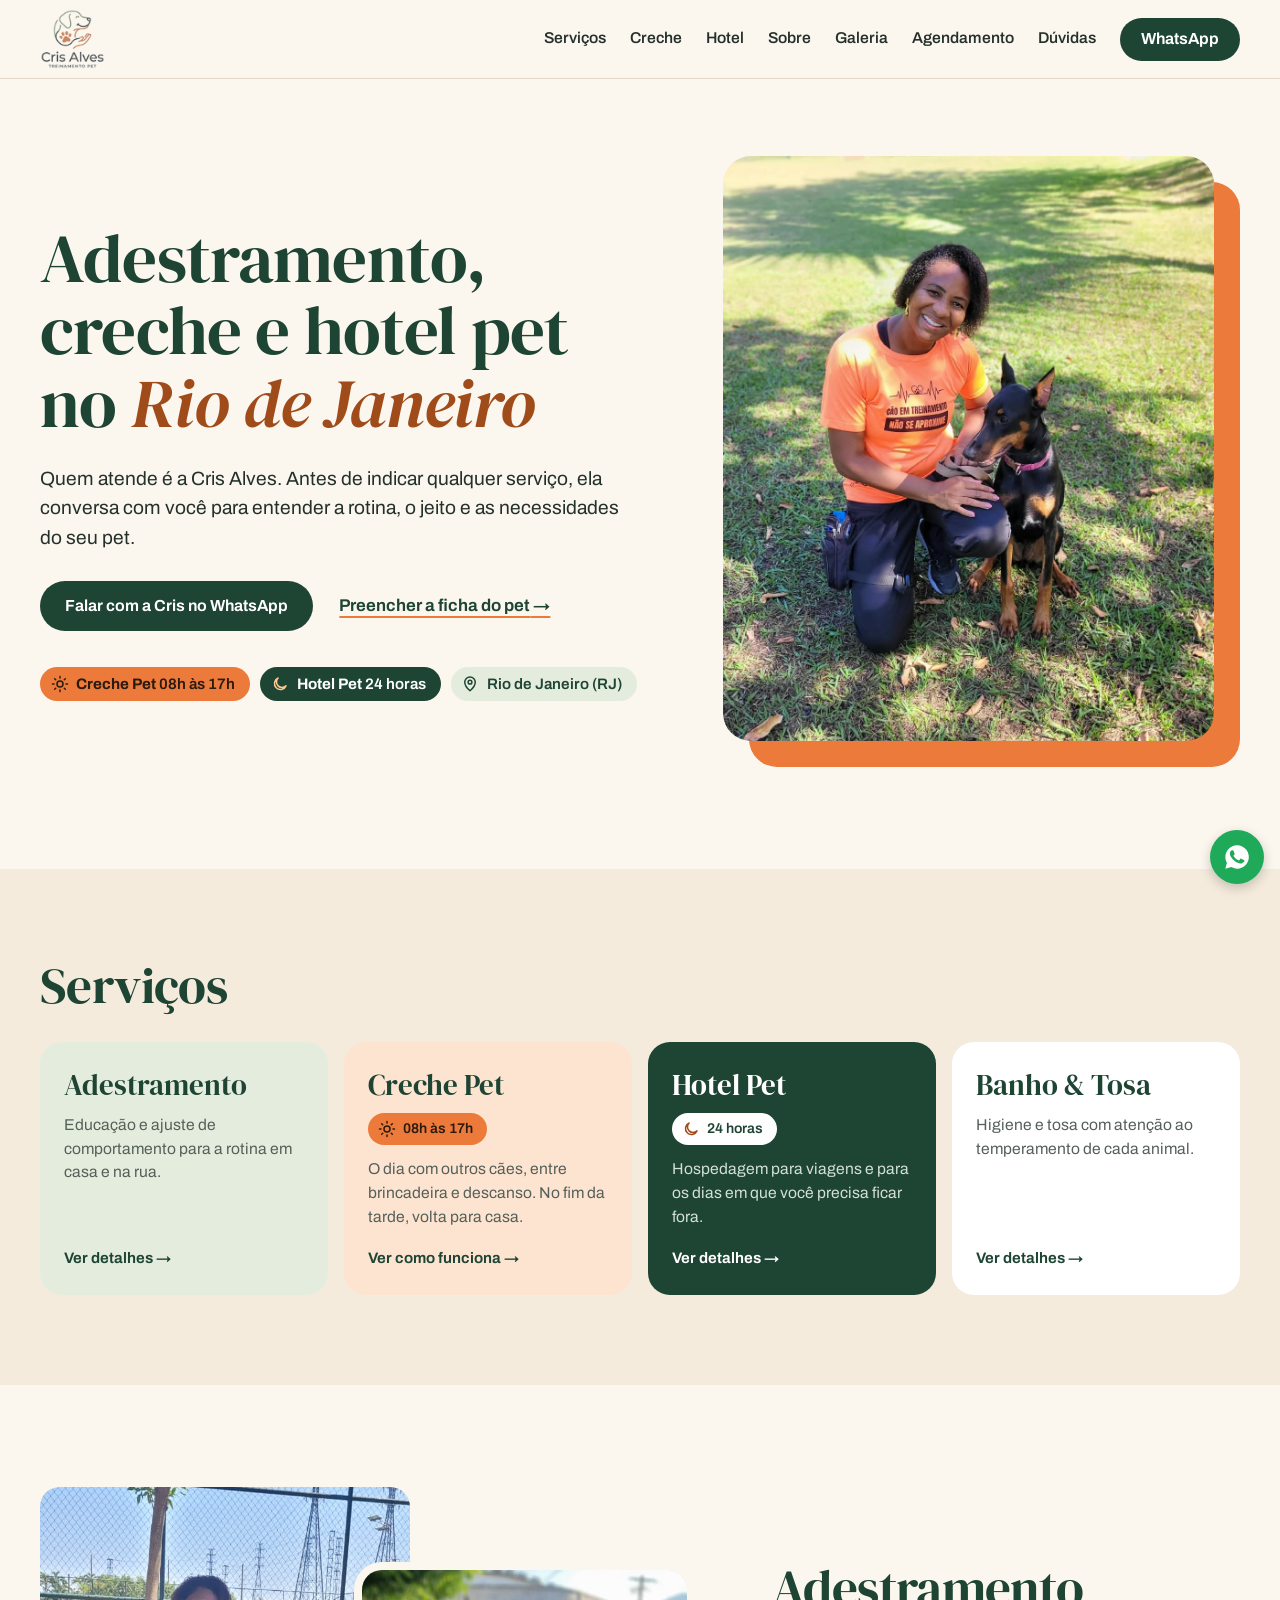
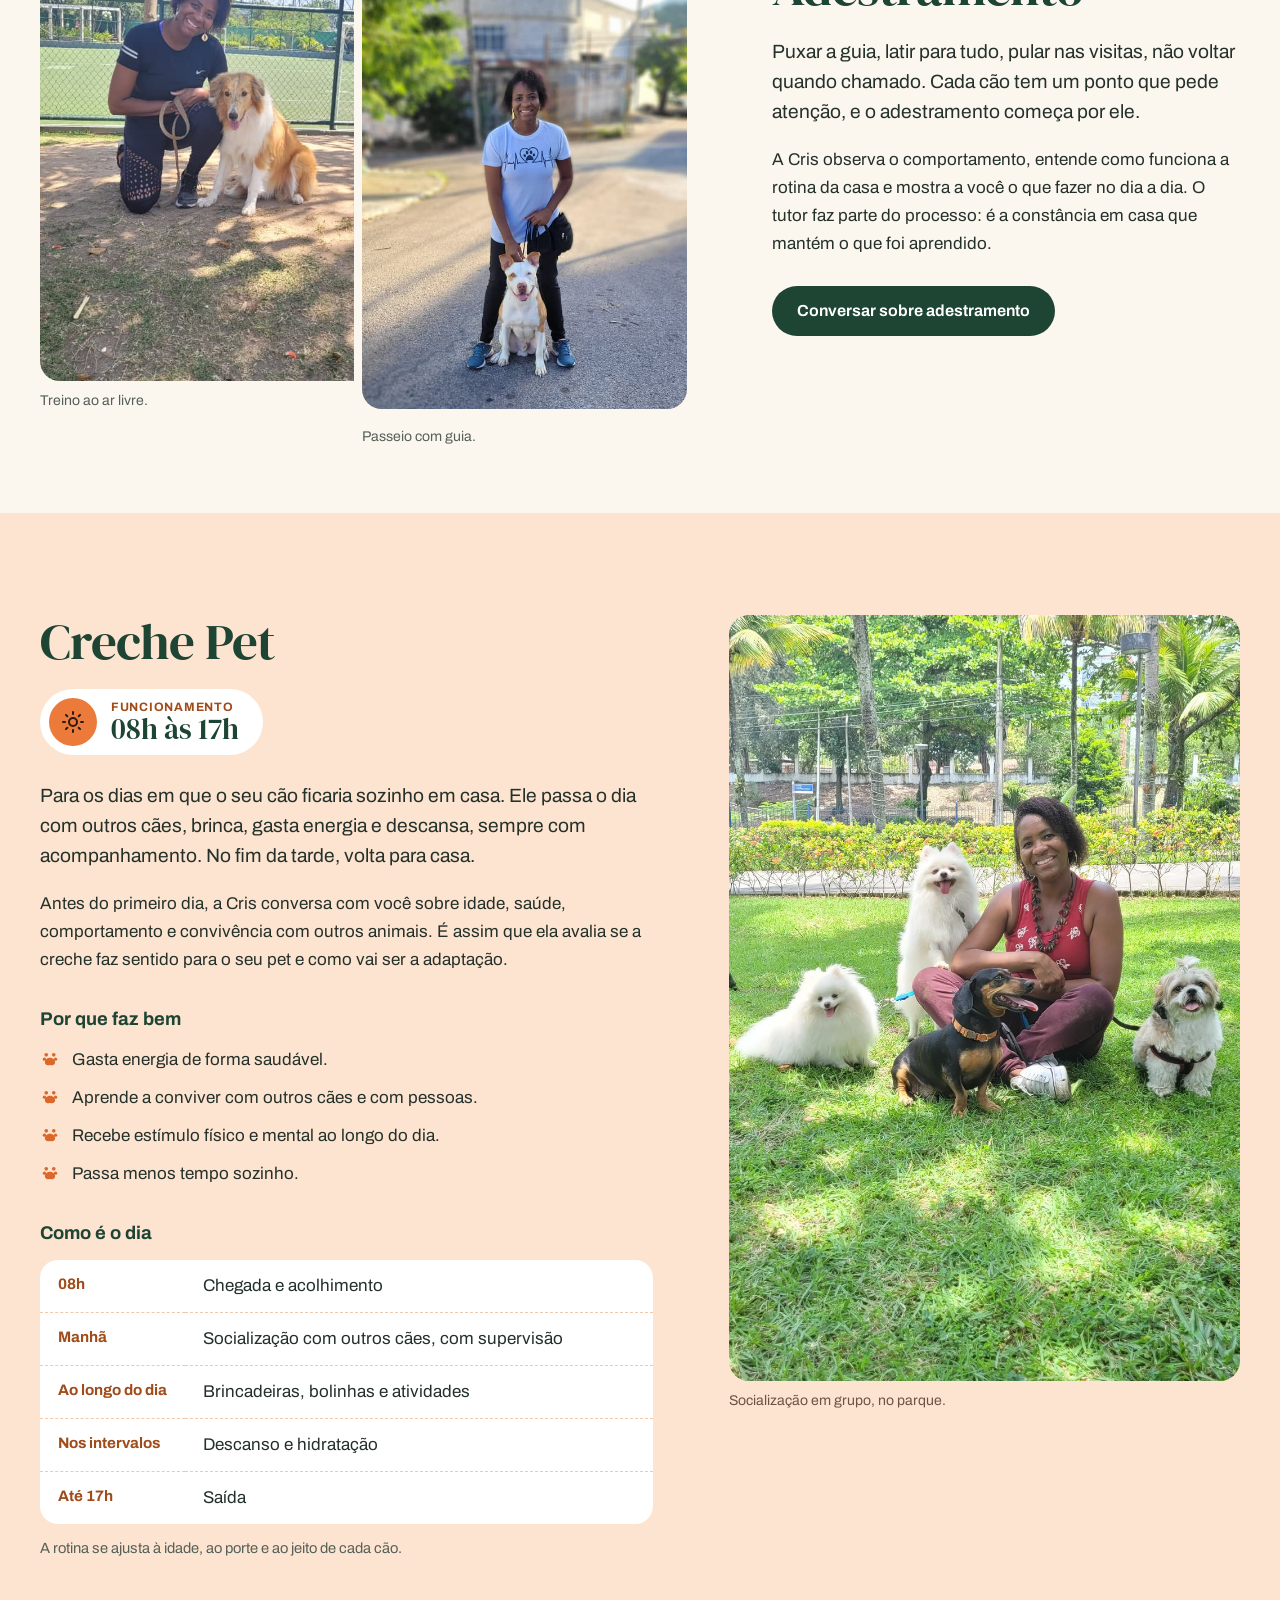
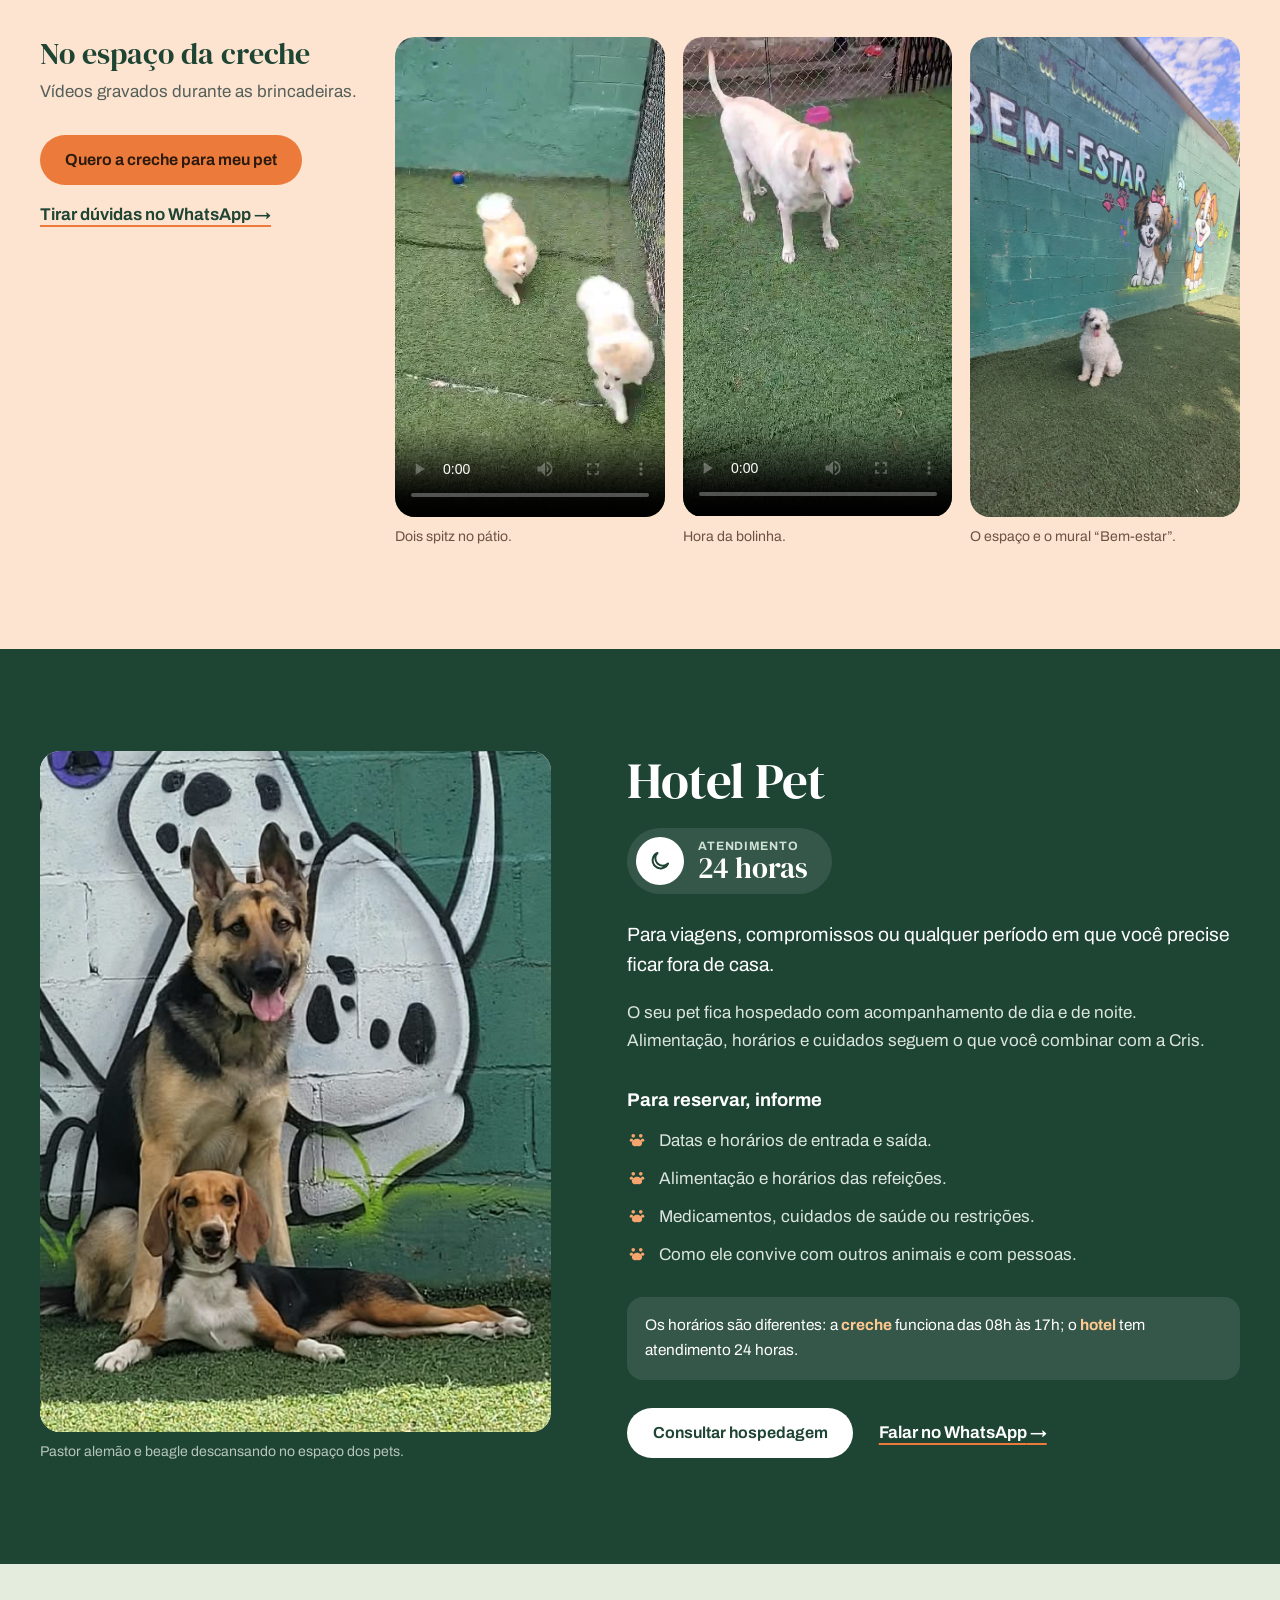
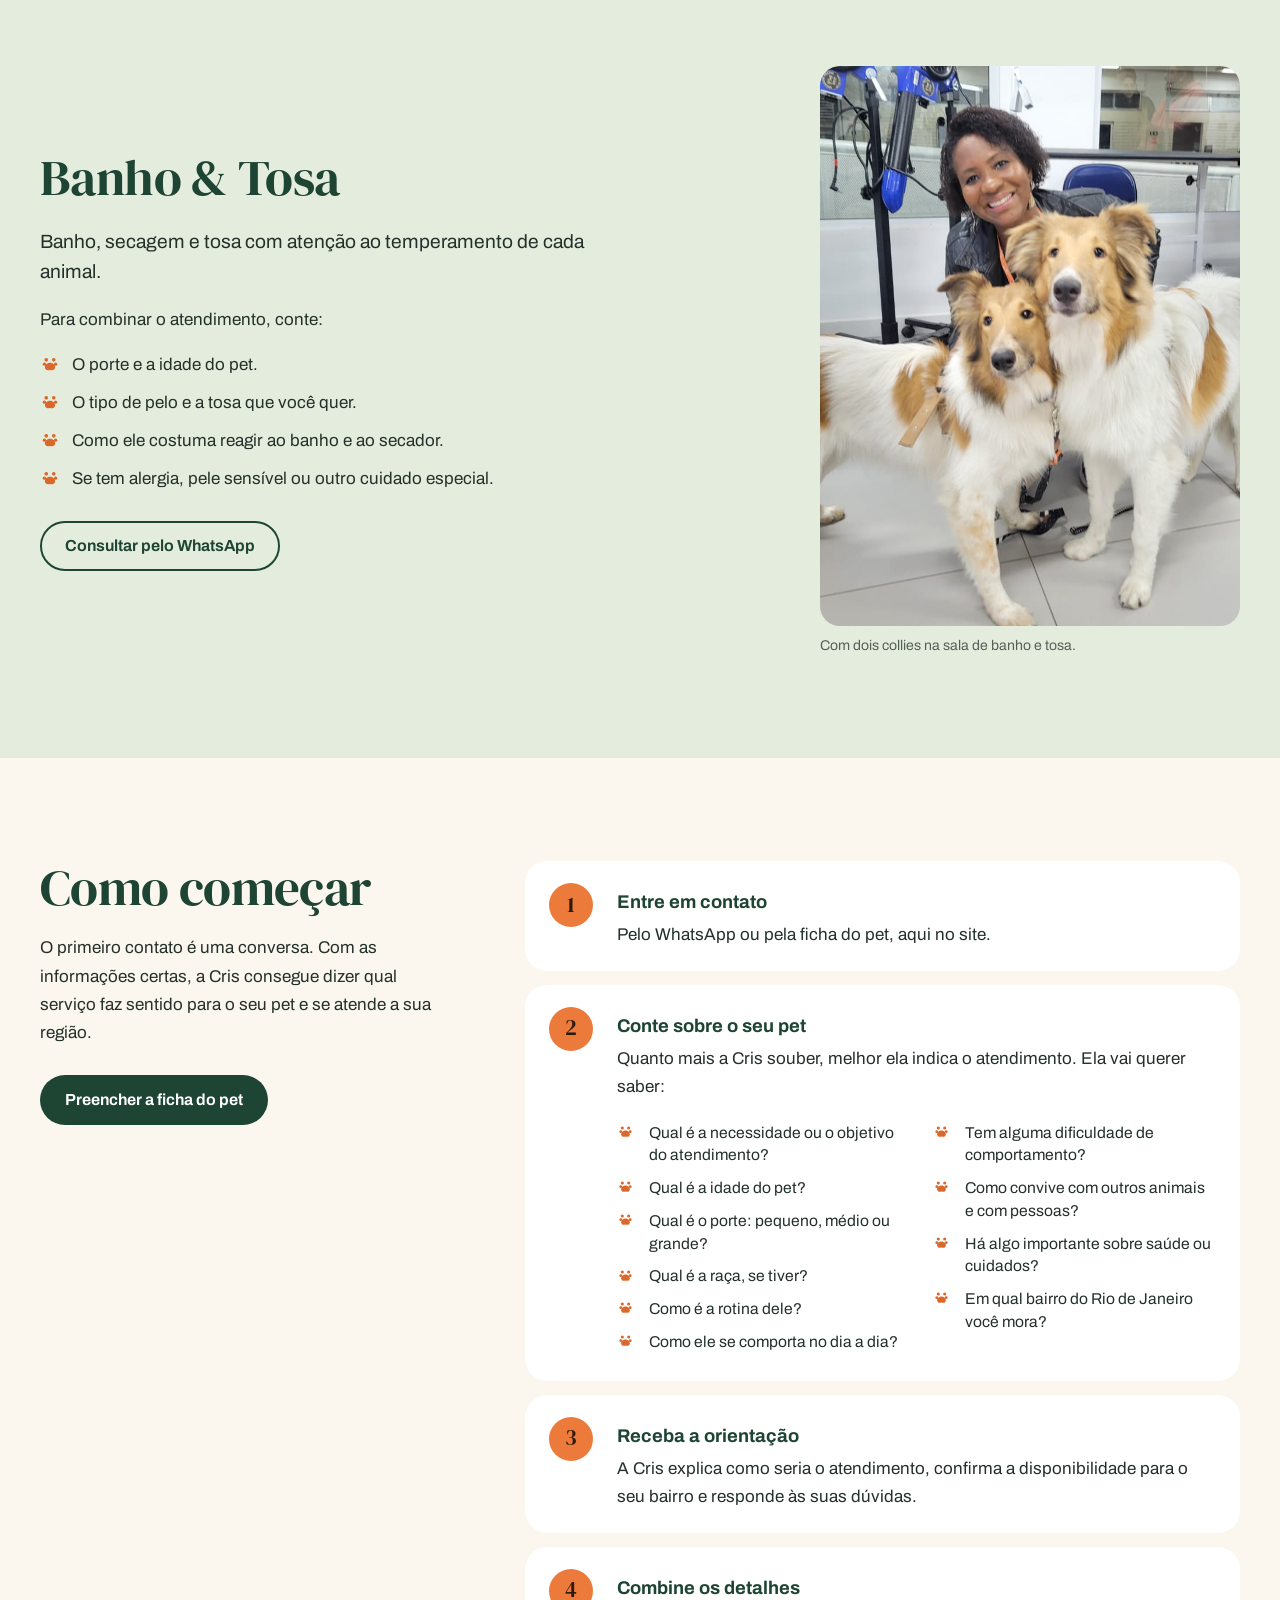
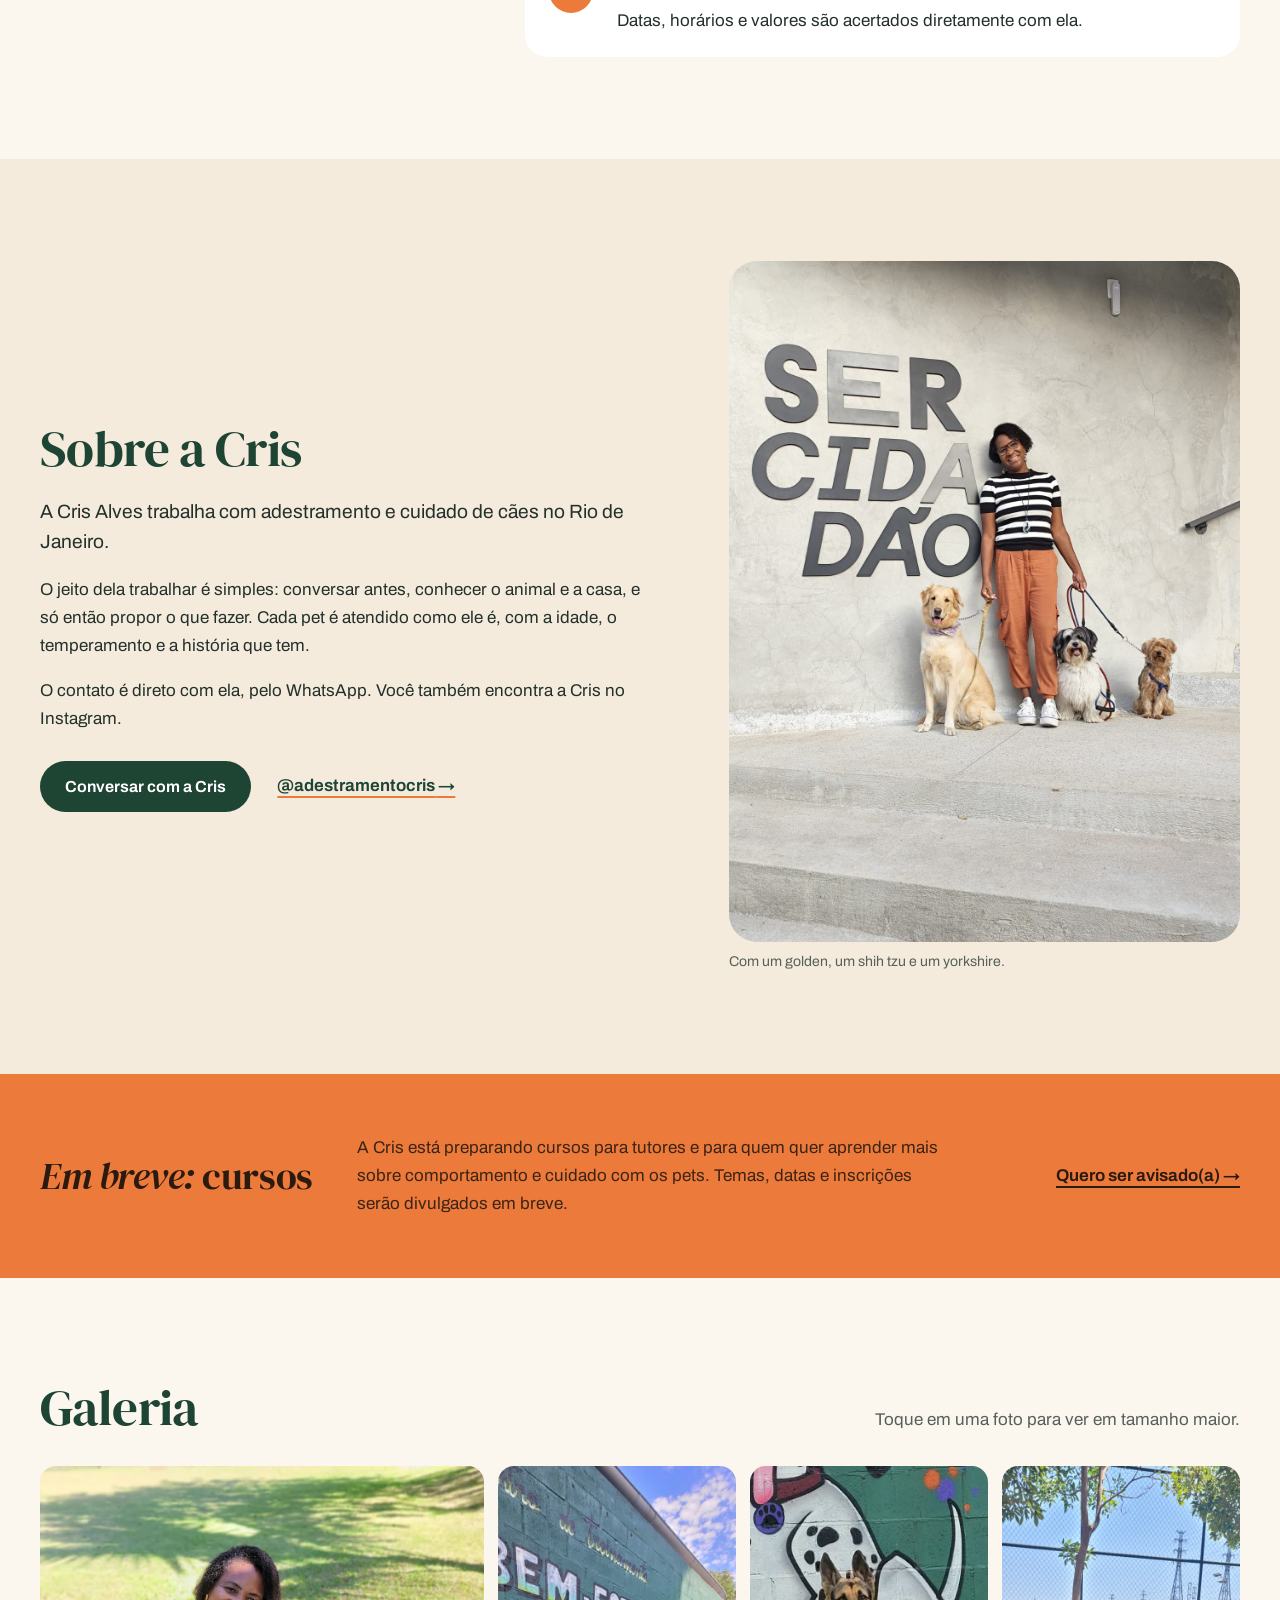
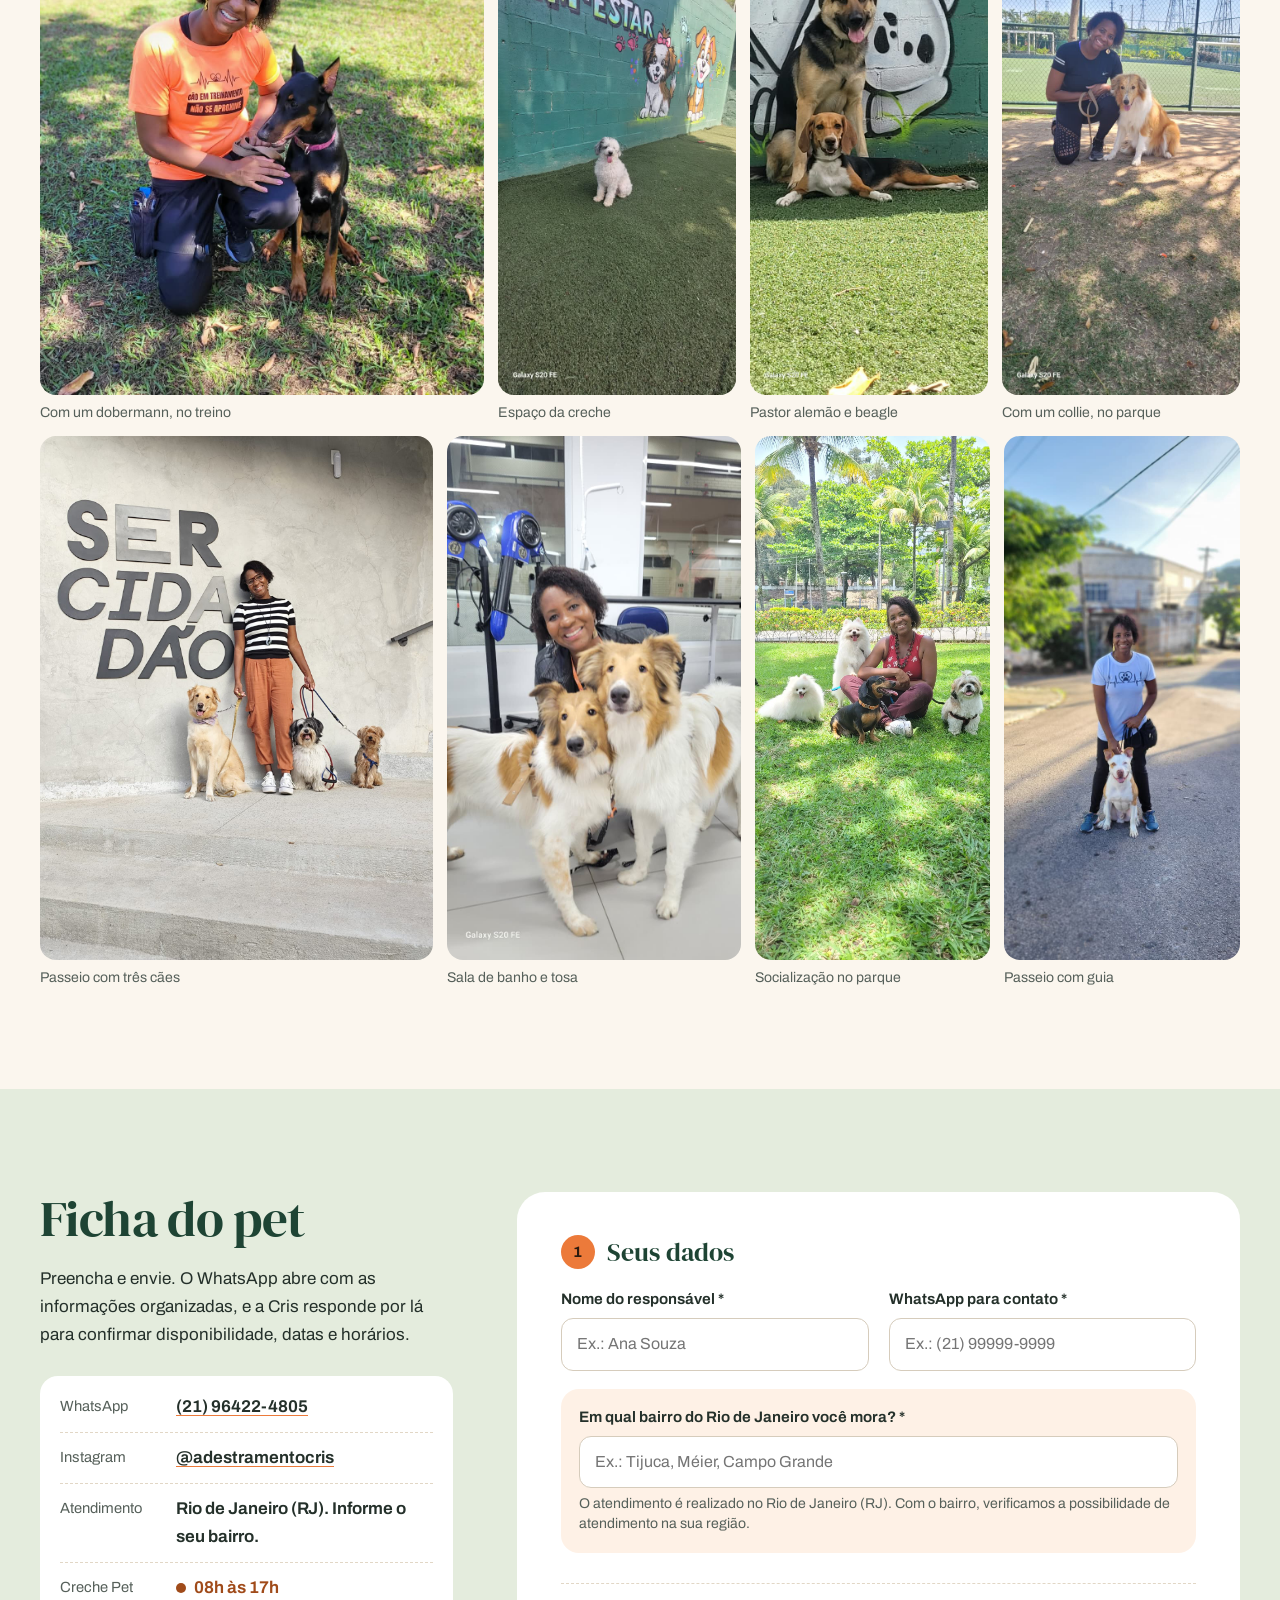
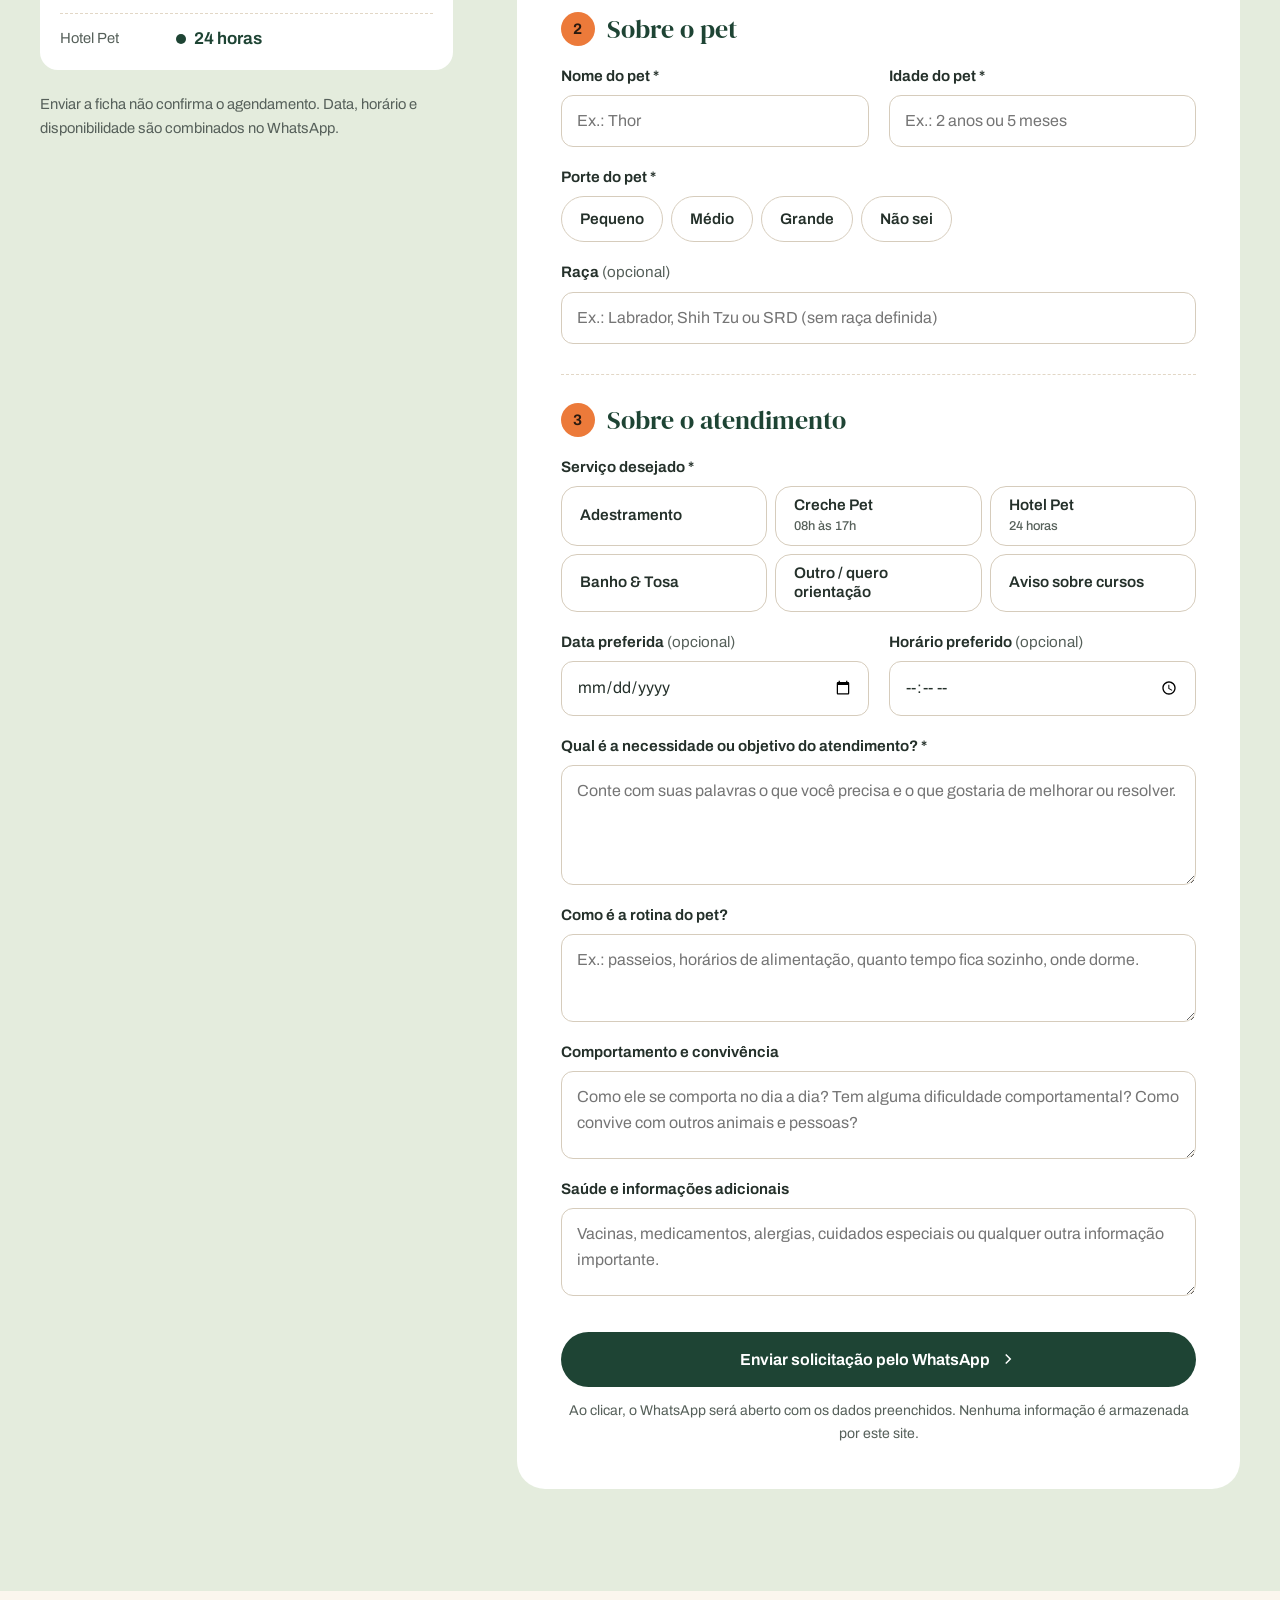
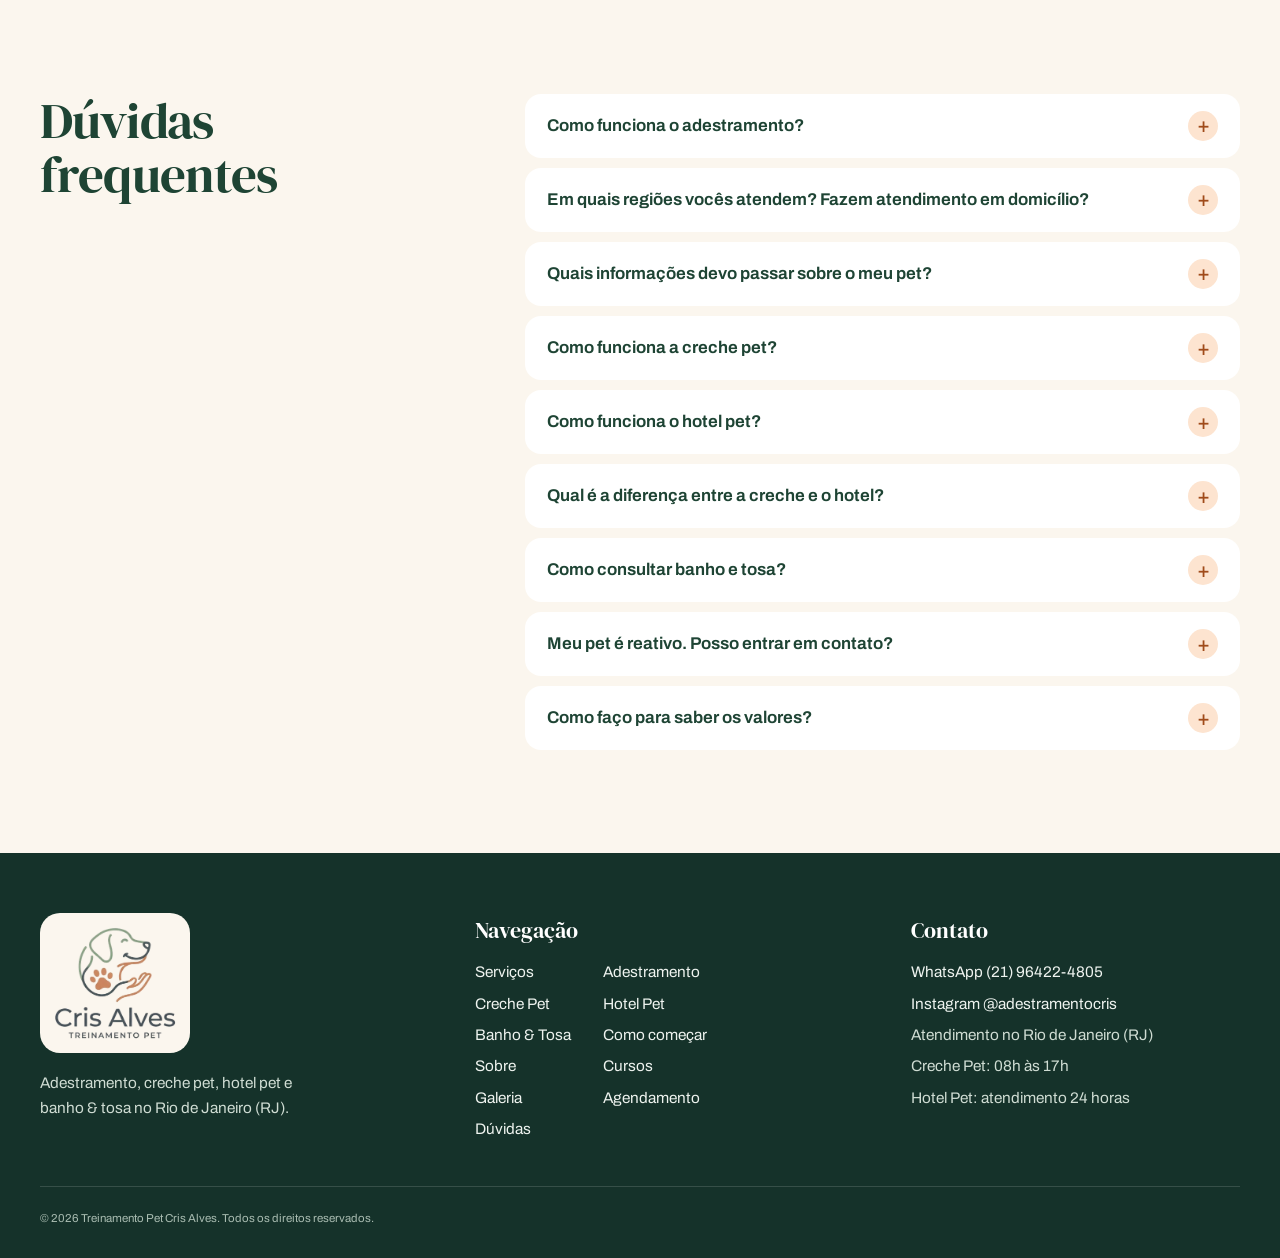
<file: index.html>
<!doctype html>
<html lang="pt-BR">
<head>
  <meta charset="utf-8">
  <meta name="viewport" content="width=device-width, initial-scale=1">
  <title>Treinamento Pet Cris Alves | Adestramento, Creche Pet, Hotel Pet e Banho & Tosa no Rio de Janeiro</title>
  <meta name="description" content="Adestramento, creche pet (08h às 17h), hotel pet 24 horas e banho e tosa no Rio de Janeiro (RJ). Conte como é o seu pet e fale com a Cris Alves pelo WhatsApp.">
  <meta name="theme-color" content="#fbf6ee">
  <meta property="og:title" content="Treinamento Pet Cris Alves">
  <meta property="og:description" content="Adestramento, creche pet, hotel pet 24 horas e banho e tosa no Rio de Janeiro (RJ).">
  <meta property="og:type" content="website">
  <meta property="og:image" content="assets/cris-adestramento-dobermann.jpg">
  <meta name="robots" content="index,follow">
  <link rel="preconnect" href="https://fonts.googleapis.com">
  <link rel="preconnect" href="https://fonts.gstatic.com" crossorigin>
  <link href="https://fonts.googleapis.com/css2?family=Archivo:wght@400..700&family=DM+Serif+Display:ital@0;1&display=swap" rel="stylesheet">
  <link rel="preload" as="image" href="assets/logo-cris-alves-transparente.webp">
  <link rel="preload" as="image" href="assets/cris-adestramento-dobermann.jpg" fetchpriority="high">
  <link rel="icon" type="image/png" sizes="192x192" href="assets/favicon-cris-alves.png">
  <link rel="icon" type="image/x-icon" href="assets/favicon-cris-alves.ico">
  <link rel="apple-touch-icon" sizes="180x180" href="assets/apple-touch-icon.png">

  <style>
    /* ==============================================================
       Treinamento Pet Cris Alves
       Cores da marca (verde, laranja, pêssego e sálvia do logo) sobre creme.
       Títulos: DM Serif Display. Texto: Archivo.
       Cada seção tem a sua cor; fotos com cantos arredondados.
       Sem sombras decorativas, gradientes ou animações de entrada.
       ============================================================== */
    :root{
      --cream:#fbf6ee;
      --sand:#f4ebdd;
      --peach:#fde4d0;
      --peach-soft:#fef1e6;
      --sage-soft:#e4ecdd;
      --white:#fff;
      --ink:#24302a;
      --ink-soft:#56605a;
      --line:#e2d7c6;
      --green:#1e4434;
      --green-dark:#15322a;
      --orange:#ec7a3a;
      --orange-dark:#d9682a;
      --orange-text:#a04b1a;
      --on-orange:#2b1a0f;
      --radius:22px;
      --radius-photo:20px;
      --wrap:1200px;
      --gutter:clamp(18px,4vw,40px);
      --header-h:78px;
      --paw:url("data:image/svg+xml,%3Csvg xmlns='http://www.w3.org/2000/svg' viewBox='0 0 24 24' fill='%23d9682a'%3E%3Ccircle cx='7.5' cy='7' r='2.2'/%3E%3Ccircle cx='16.5' cy='7' r='2.2'/%3E%3Ccircle cx='5.3' cy='12.2' r='2'/%3E%3Ccircle cx='18.7' cy='12.2' r='2'/%3E%3Cpath d='M12 10.5c-3.7 0-6.6 3.1-6.1 6 .3 1.8 1.8 3 3.5 3 .9 0 1.8-.4 2.6-.4s1.7.4 2.6.4c1.7 0 3.2-1.2 3.5-3 .5-2.9-2.4-6-6.1-6z'/%3E%3C/svg%3E");
      --paw-light:url("data:image/svg+xml,%3Csvg xmlns='http://www.w3.org/2000/svg' viewBox='0 0 24 24' fill='%23f6a56f'%3E%3Ccircle cx='7.5' cy='7' r='2.2'/%3E%3Ccircle cx='16.5' cy='7' r='2.2'/%3E%3Ccircle cx='5.3' cy='12.2' r='2'/%3E%3Ccircle cx='18.7' cy='12.2' r='2'/%3E%3Cpath d='M12 10.5c-3.7 0-6.6 3.1-6.1 6 .3 1.8 1.8 3 3.5 3 .9 0 1.8-.4 2.6-.4s1.7.4 2.6.4c1.7 0 3.2-1.2 3.5-3 .5-2.9-2.4-6-6.1-6z'/%3E%3C/svg%3E");
    }
    *,*::before,*::after{box-sizing:border-box}
    html{scroll-behavior:smooth;scroll-padding-top:calc(var(--header-h) + 12px);-webkit-text-size-adjust:100%}
    body{
      margin:0;background:var(--cream);color:var(--ink);
      font-family:"Archivo",system-ui,-apple-system,"Segoe UI",Roboto,sans-serif;
      font-size:1.0625rem;line-height:1.65;-webkit-font-smoothing:antialiased;
    }
    img,video{display:block;max-width:100%}
    a{color:inherit}
    h1,h2{
      margin:0;font-family:"DM Serif Display",Georgia,serif;font-weight:400;color:var(--green);
      letter-spacing:-.012em;line-height:1.05;text-wrap:balance
    }
    h1{font-size:clamp(2.7rem,5.4vw,4.6rem)}
    h2{font-size:clamp(2.2rem,4vw,3.3rem)}
    h1 em,h2 em{font-style:italic;color:var(--orange-text)}
    h3{margin:0;font-size:1.15rem;font-weight:700;line-height:1.3;color:var(--green)}
    p{margin:0 0 1em}
    p:last-child{margin-bottom:0}
    :focus-visible{outline:3px solid var(--orange);outline-offset:3px}
    .wrap{width:min(100% - 2 * var(--gutter), var(--wrap));margin-inline:auto}
    .section{padding-block:clamp(64px,8vw,112px)}
    .sr-only{position:absolute;width:1px;height:1px;padding:0;margin:-1px;overflow:hidden;clip:rect(0,0,0,0);white-space:nowrap;border:0}
    .skip-link{position:absolute;left:-9999px;top:8px;z-index:100;background:var(--white);padding:10px 14px;border-radius:10px}
    .skip-link:focus{left:8px}
    .lead{font-size:clamp(1.15rem,1.5vw,1.28rem);line-height:1.55;color:var(--ink)}
    .muted{color:var(--ink-soft)}
    .note{font-size:.92rem;color:var(--ink-soft)}

    /* Botões e links */
    .btn{
      display:inline-flex;align-items:center;justify-content:center;gap:.55em;
      padding:.85em 1.45em;border:2px solid transparent;border-radius:999px;
      font:inherit;font-weight:650;font-size:1rem;line-height:1.2;text-decoration:none;text-align:center;
      cursor:pointer;transition:background-color .15s ease,color .15s ease,border-color .15s ease
    }
    .btn svg{width:18px;height:18px;flex:none}
    .btn-primary{background:var(--green);color:var(--white)}
    .btn-primary:hover{background:var(--green-dark)}
    .btn-orange{background:var(--orange);color:var(--on-orange)}
    .btn-orange:hover{background:var(--orange-dark)}
    .btn-outline{border-color:var(--green);color:var(--green)}
    .btn-outline:hover{background:var(--green);color:var(--white)}
    .btn-light{background:var(--white);color:var(--green)}
    .btn-light:hover{background:var(--peach)}
    .link-arrow{
      font-weight:650;color:var(--green);text-decoration:underline;text-decoration-color:var(--orange);
      text-decoration-thickness:2px;text-underline-offset:.3em
    }
    .link-arrow::after{content:" →"}
    .link-arrow:hover{text-decoration-color:currentColor}
    .actions{display:flex;flex-wrap:wrap;align-items:center;gap:14px 26px;margin-top:28px}

    /* Selos de horário: sol/laranja = creche, lua/verde = hotel */
    .pill{
      display:inline-flex;align-items:center;gap:.5em;padding:.5em 1em .5em .7em;border-radius:999px;
      font-style:normal;font-weight:600;font-size:.95rem;line-height:1.2
    }
    .pill svg{width:18px;height:18px;flex:none}
    .pill b{font-weight:700}
    .pill-creche{background:var(--orange);color:var(--on-orange)}
    .pill-hotel{background:var(--green);color:var(--white)}
    .pill-hotel svg{color:#ffc98f}
    .pill-place{background:var(--sage-soft);color:var(--green)}
    .hours{display:inline-flex;align-items:center;gap:.45em;font-style:normal;font-weight:700}
    .hours::before{content:"";width:.6em;height:.6em;border-radius:50%;background:currentColor;flex:none}
    .hours-creche{color:var(--orange-text)}
    .hours-hotel{color:var(--green)}
    .hours-badge{display:inline-flex;align-items:center;gap:14px;margin:20px 0 26px;padding:9px 24px 9px 9px;border-radius:999px}
    .hours-badge svg{width:48px;height:48px;padding:12px;border-radius:50%;flex:none}
    .hours-badge small{display:block;font-size:.76rem;font-weight:700;letter-spacing:.06em;text-transform:uppercase;line-height:1.2}
    .hours-badge strong{display:block;font-family:"DM Serif Display",Georgia,serif;font-weight:400;font-size:1.8rem;line-height:1.05}
    .hours-badge-creche{background:var(--white);color:var(--orange-text)}
    .hours-badge-creche svg{background:var(--orange);color:var(--on-orange)}
    .hours-badge-creche strong{color:var(--green)}
    .hours-badge-hotel{background:rgba(255,255,255,.1);color:#cfe0d4}
    .hours-badge-hotel svg{background:var(--white);color:var(--green)}
    .hours-badge-hotel strong{color:var(--white)}

    /* Listas com a patinha do logo */
    .dash-list,.question-list{list-style:none;margin:0;padding:0}
    .dash-list{display:grid;gap:10px}
    .dash-list li,.question-list li{position:relative;padding-left:32px}
    .dash-list li::before,.question-list li::before{
      content:"";position:absolute;left:0;top:.18em;width:20px;height:20px;background:var(--paw) no-repeat center/contain
    }

    /* Fotos */
    .ph{margin:0;min-width:0}
    .ph img,.ph video{width:100%;height:auto;border-radius:var(--radius-photo);background:var(--sand)}
    .ph figcaption{margin-top:10px;font-size:.88rem;line-height:1.4;color:var(--ink-soft)}
    .crop-34 img{aspect-ratio:3/4;object-fit:cover}
    .crop-45 img{aspect-ratio:4/5;object-fit:cover}

    /* Cabeçalho */
    .site-header{position:sticky;top:0;z-index:50;background:var(--cream);border-bottom:1px solid var(--line)}
    .header-inner{display:flex;align-items:center;justify-content:space-between;gap:24px;height:var(--header-h)}
    .brand{display:block;flex:none}
    .brand img{height:60px;width:auto}
    .nav{display:flex;align-items:center;gap:24px;font-size:.98rem;font-weight:560}
    .nav a:not(.btn){text-decoration:none;padding:6px 0;border-bottom:2px solid transparent}
    .nav a:not(.btn):hover{border-bottom-color:var(--orange)}
    .nav .btn{padding:.62em 1.2em}
    .menu-btn{
      display:none;align-items:center;gap:8px;height:44px;padding:0 16px;border:2px solid var(--green);
      border-radius:999px;background:transparent;color:var(--green);font:inherit;font-weight:650;cursor:pointer
    }
    .menu-btn svg{width:20px;height:20px}

    /* Abertura */
    .hero{padding-block:clamp(40px,6vw,84px) clamp(64px,8vw,104px)}
    .hero-grid{display:grid;grid-template-columns:minmax(0,1.08fr) minmax(0,.92fr);gap:clamp(40px,6vw,96px);align-items:center}
    .hero h1{max-width:16ch}
    .hero .lead{max-width:31em;margin-top:24px}
    .hero-pills{list-style:none;margin:36px 0 0;padding:0;display:flex;flex-wrap:wrap;gap:10px}
    .hero-photo{position:relative;isolation:isolate;margin:0 26px 26px 0}
    .hero-photo::before{content:"";position:absolute;inset:26px -26px -26px 26px;z-index:-1;border-radius:28px;background:var(--orange)}
    .hero-photo img{width:100%;height:auto;aspect-ratio:1074/1280;object-fit:cover;border-radius:28px}

    /* Serviços em blocos coloridos */
    .services{padding-block:clamp(56px,7vw,96px);background:var(--sand)}
    .services h2{margin-bottom:30px}
    .service-index{list-style:none;margin:0;padding:0;display:grid;grid-template-columns:repeat(4,minmax(0,1fr));gap:16px}
    .service-index li{min-width:0;border-radius:var(--radius)}
    .service-index a{display:flex;flex-direction:column;gap:12px;height:100%;padding:28px 24px 24px;border-radius:inherit;text-decoration:none}
    .service-index strong{font-family:"DM Serif Display",Georgia,serif;font-weight:400;font-size:1.8rem;line-height:1.08;color:var(--green)}
    .service-index .pill{align-self:flex-start;font-size:.88rem}
    .service-index .desc{color:var(--ink-soft);font-size:.98rem;line-height:1.5}
    .service-index .more{margin-top:auto;padding-top:6px;font-weight:650;font-size:.95rem;color:var(--green)}
    .service-index .more::after{content:" →"}
    .service-index a:hover .more{text-decoration:underline;text-decoration-color:var(--orange);text-decoration-thickness:2px;text-underline-offset:4px}
    .tile-adestramento{background:var(--sage-soft)}
    .tile-creche{background:var(--peach)}
    .tile-hotel{background:var(--green)}
    .tile-hotel strong,.tile-hotel .more{color:var(--white)}
    .tile-hotel .desc{color:#d3e0d7}
    .tile-hotel .pill-hotel{background:var(--white);color:var(--green)}
    .tile-hotel .pill-hotel svg{color:var(--orange-text)}
    .tile-banho{background:var(--white)}

    /* Adestramento */
    .training-grid{display:grid;grid-template-columns:minmax(0,7fr) minmax(0,5fr);gap:clamp(36px,6vw,96px);align-items:center}
    .training-photos{order:-1;display:grid;grid-template-columns:minmax(0,1.3fr) minmax(0,1fr);align-items:end}
    .collage .ph:last-child{position:relative;z-index:1;margin:0 0 -36px -56px}
    .collage .ph:last-child img{border:8px solid var(--cream);border-radius:28px}
    .collage .ph:last-child figcaption{padding-left:8px}
    .training-text h2{margin-bottom:22px}

    /* Creche */
    .creche{background:var(--peach)}
    .creche-grid{display:grid;grid-template-columns:minmax(0,6fr) minmax(0,5fr);gap:clamp(36px,6vw,88px);align-items:start}
    .creche h3,.hotel h3{margin:34px 0 14px}
    .creche-photo{position:sticky;top:calc(var(--header-h) + 32px)}
    .creche-photo img{aspect-ratio:2/3}
    .day-table{width:100%;border-collapse:separate;border-spacing:0;margin:0 0 12px;background:var(--white);border-radius:18px;overflow:hidden}
    .day-table th,.day-table td{padding:12px 18px;border-bottom:1px dashed #f1c9a9}
    .day-table tr:last-child th,.day-table tr:last-child td{border-bottom:0}
    .day-table th{width:1%;white-space:nowrap;text-align:left;vertical-align:top;font-weight:700;font-size:.95rem;color:var(--orange-text)}
    .creche-media{display:grid;grid-template-columns:minmax(0,1.25fr) repeat(3,minmax(0,1fr));gap:18px;margin-top:clamp(48px,6vw,80px)}
    .creche-media-intro h3{margin:0 0 8px;font-family:"DM Serif Display",Georgia,serif;font-weight:400;font-size:1.9rem;line-height:1.1}
    .creche-media-intro .actions{flex-direction:column;align-items:flex-start;gap:16px}
    .creche-media .ph video,.creche-media .ph img{aspect-ratio:478/850;object-fit:cover}
    .creche .ph figcaption{color:#6b5446}

    /* Hotel (faixa verde) */
    .hotel{background:var(--green);color:#dbe5de}
    .hotel h2,.hotel h3{color:var(--white)}
    .hotel h2 em{color:#ffc98f}
    .hotel-grid{display:grid;grid-template-columns:minmax(0,5fr) minmax(0,6fr);gap:clamp(36px,6vw,96px);align-items:center}
    .hotel-photo{order:-1}
    .hotel .ph figcaption{color:#b6c6bb}
    .hotel .lead{color:var(--white)}
    .hotel .dash-list li::before{background-image:var(--paw-light)}
    .hours-note{margin-top:28px;padding:16px 18px;border-radius:16px;background:rgba(255,255,255,.1);font-size:.96rem;color:var(--white)}
    .hours-note strong{color:#ffc98f}
    .hotel .link-arrow{color:var(--white)}

    /* Banho & Tosa */
    .grooming{background:var(--sage-soft)}
    .grooming-grid{display:grid;grid-template-columns:minmax(0,1fr) minmax(0,420px);gap:clamp(36px,6vw,88px);align-items:center}
    .grooming-text h2{margin-bottom:22px}
    .grooming-text .lead{max-width:30em}
    .grooming-text .dash-list{margin-top:4px}

    /* Como começar */
    .steps-grid{display:grid;grid-template-columns:minmax(0,4fr) minmax(0,7fr);gap:clamp(36px,6vw,96px);align-items:start}
    .steps-intro{position:sticky;top:calc(var(--header-h) + 36px)}
    .steps-intro h2{margin-bottom:20px}
    .step-list{list-style:none;margin:0;padding:0;counter-reset:step;display:grid;gap:14px}
    .step-list > li{
      counter-increment:step;display:grid;grid-template-columns:52px minmax(0,1fr);column-gap:16px;
      padding:22px 24px;border-radius:var(--radius);background:var(--white)
    }
    .step-list > li::before{
      content:counter(step);grid-column:1;grid-row:1 / span 4;align-self:start;
      width:44px;height:44px;border-radius:50%;display:grid;place-items:center;
      background:var(--orange);color:var(--on-orange);font-family:"DM Serif Display",Georgia,serif;font-size:1.4rem;line-height:1
    }
    .step-list > li > *{grid-column:2}
    .step-list h3{margin:8px 0 6px}
    .step-list li > p:has(+ .question-list){margin-bottom:6px}
    .question-list{margin-top:10px;columns:2;column-gap:32px}
    .question-list li{break-inside:avoid;padding-block:5px;font-size:.98rem;line-height:1.45}
    .question-list li::before{top:.4em;width:17px;height:17px}

    /* Sobre */
    .about{background:var(--sand)}
    .about-grid{display:grid;grid-template-columns:minmax(0,6fr) minmax(0,5fr);gap:clamp(36px,6vw,96px);align-items:center}
    .about-text h2{margin-bottom:22px}
    .about-photo img{border-radius:28px}

    /* Cursos (faixa laranja) */
    .courses{padding-block:clamp(40px,5vw,60px);background:var(--orange);color:var(--on-orange)}
    .courses-inner{display:grid;grid-template-columns:auto minmax(0,1fr) auto;gap:16px 44px;align-items:center}
    .courses h2{font-size:clamp(1.9rem,3vw,2.5rem);color:var(--on-orange);white-space:nowrap}
    .courses .soon{font-style:italic}
    .courses p{margin:0;max-width:60ch;color:#3b2416}
    .courses .link-arrow{color:var(--on-orange);text-decoration-color:var(--on-orange)}

    /* Galeria */
    .gallery-head{display:flex;flex-wrap:wrap;justify-content:space-between;align-items:end;gap:12px 32px;margin-bottom:32px}
    .gallery-head p{margin:0;color:var(--ink-soft)}
    .gallery-masonry{--row-h:calc(min(100vw - 2 * var(--gutter), 1200px) * .33);display:flex;flex-wrap:wrap;gap:14px}
    .gallery-item{
      --ar:.75;flex:var(--ar) 1 calc(var(--ar) * var(--row-h));
      max-width:calc(var(--ar) * var(--row-h) * 2.2);min-width:0;margin:0
    }
    .gallery-link{display:block;cursor:zoom-in;border-radius:16px}
    .gallery-item img{width:100%;height:auto;aspect-ratio:var(--ar);object-fit:cover;border-radius:16px;background:var(--sand)}
    .gallery-item figcaption{margin-top:8px;font-size:.88rem;line-height:1.35;color:var(--ink-soft)}

    /* Foto ampliada */
    .lightbox{border:0;padding:0;background:transparent;max-width:min(94vw,1000px);max-height:94vh;overflow:visible}
    .lightbox::backdrop{background:rgba(18,30,24,.9)}
    .lightbox img{display:block;width:auto;height:auto;max-width:min(94vw,1000px);max-height:calc(94vh - 56px);margin:0 auto;border-radius:16px}
    .lightbox p{margin:10px 0 0;text-align:center;color:#eef2ef;font-size:.95rem}
    .lightbox-close{
      position:absolute;top:-12px;right:-12px;z-index:2;width:44px;height:44px;border:0;border-radius:50%;
      background:var(--white);color:var(--ink);display:grid;place-items:center;cursor:pointer
    }
    .lightbox-close svg{width:20px;height:20px}
    body.lightbox-open{overflow:hidden}

    /* Ficha do pet */
    .booking{background:var(--sage-soft)}
    .booking-grid{display:grid;grid-template-columns:minmax(0,4fr) minmax(0,7fr);gap:clamp(36px,5vw,80px);align-items:start}
    .booking-aside{position:sticky;top:calc(var(--header-h) + 36px)}
    .booking-aside h2{margin-bottom:20px}
    .contact-list{margin:26px 0 22px;padding:6px 20px;background:var(--white);border-radius:18px}
    .contact-list div{display:grid;grid-template-columns:104px minmax(0,1fr);gap:12px;padding:11px 0;border-bottom:1px dashed var(--line)}
    .contact-list div:last-child{border-bottom:0}
    .contact-list dt{color:var(--ink-soft);font-size:.92rem;padding-top:1px}
    .contact-list dd{margin:0;font-weight:650}
    .contact-list a{text-decoration-color:var(--orange);text-underline-offset:3px}
    .booking-form{background:var(--white);border-radius:28px;padding:clamp(22px,3.4vw,44px)}
    .form-step{border:0;margin:0;padding:0 0 30px;min-width:0}
    .form-step + .form-step{padding-top:28px;border-top:1px dashed var(--line)}
    .form-step legend{
      float:left;width:100%;display:flex;align-items:center;gap:12px;padding:0;margin:0 0 18px;
      font-family:"DM Serif Display",Georgia,serif;font-size:1.6rem;line-height:1.1;color:var(--green)
    }
    .form-step legend + *{clear:both}
    .form-step-num{
      width:34px;height:34px;border-radius:50%;flex:none;display:inline-grid;place-items:center;
      background:var(--orange);color:var(--on-orange);font-family:"Archivo",sans-serif;font-weight:700;font-size:.95rem
    }
    .form-grid{display:grid;grid-template-columns:repeat(2,minmax(0,1fr));gap:18px 20px}
    .field{display:grid;gap:6px;min-width:0}
    .field.full{grid-column:1 / -1}
    .field label,.field-label{font-weight:650;font-size:.95rem;color:var(--ink)}
    .optional{font-weight:400;color:var(--ink-soft)}
    .field input,.field select,.field textarea{
      width:100%;min-width:0;padding:12px 15px;border:1.5px solid #d6ccbc;border-radius:12px;
      background:var(--white);color:var(--ink);font:inherit;font-size:1rem
    }
    .field input:focus,.field select:focus,.field textarea:focus{outline:3px solid rgba(236,122,58,.35);outline-offset:0;border-color:var(--orange-dark)}
    .field textarea{min-height:120px;resize:vertical}
    .field textarea.textarea-sm{min-height:88px}
    .field small{font-size:.88rem;line-height:1.45;color:var(--ink-soft)}
    .field-highlight{padding:16px 18px 18px;border-radius:18px;background:var(--peach-soft)}
    .choice-group{display:flex;flex-wrap:wrap;gap:8px}
    .choice{position:relative;display:inline-flex;min-width:0}
    .choice input{position:absolute;inset:0;width:100%;height:100%;margin:0;opacity:0;cursor:pointer}
    .choice span{
      display:inline-flex;flex-direction:column;justify-content:center;min-height:46px;padding:9px 18px;
      border:1.5px solid #d6ccbc;border-radius:999px;background:var(--white);
      font-weight:600;font-size:.96rem;line-height:1.25;pointer-events:none;
      transition:background-color .15s ease,border-color .15s ease,color .15s ease
    }
    .choice span small{font-weight:500;font-size:.8rem;color:var(--ink-soft);margin-top:2px}
    .choice:hover span{border-color:var(--green)}
    .choice input:checked + span{background:var(--green);border-color:var(--green);color:var(--white)}
    .choice input:checked + span small{color:#cfdcd3}
    .choice input:focus-visible + span{outline:3px solid var(--orange);outline-offset:2px}
    .choice-services{display:grid;grid-template-columns:repeat(3,minmax(0,1fr))}
    .choice-services .choice{display:flex}
    .choice-services .choice span{width:100%;border-radius:16px}
    .was-validated .field input:invalid,.was-validated .field textarea:invalid{border-color:#b3261e}
    .was-validated .choice-group:has(input:invalid) .choice span{border-color:#b3261e}
    .form-submit{width:100%;padding:1em;margin-top:6px}
    .form-helper{margin:12px 0 0;font-size:.88rem;color:var(--ink-soft);text-align:center}

    /* Dúvidas */
    .faq-grid{display:grid;grid-template-columns:minmax(0,4fr) minmax(0,7fr);gap:clamp(36px,6vw,96px);align-items:start}
    .faq-list{display:grid;gap:10px}
    .faq-list details{background:var(--white);border-radius:16px;padding:0 22px}
    .faq-list summary{position:relative;padding:18px 48px 18px 0;cursor:pointer;list-style:none;font-weight:650;color:var(--green)}
    .faq-list summary::-webkit-details-marker{display:none}
    .faq-list summary::after{
      content:"+";position:absolute;right:0;top:50%;transform:translateY(-50%);width:30px;height:30px;border-radius:50%;
      display:grid;place-items:center;background:var(--peach);color:var(--orange-text);font-size:1.3rem;font-weight:500;line-height:1
    }
    .faq-list details[open] summary::after{content:"−"}
    .faq-list details p{max-width:64ch;margin:0 0 20px;color:var(--ink-soft)}
    .inline-link{font-weight:650;color:var(--green);text-decoration-color:var(--orange);text-underline-offset:3px}

    /* Rodapé (verde) */
    .site-footer{background:var(--green-dark);color:#cfdcd3;padding:60px 0 28px;font-size:.96rem}
    .footer-grid{display:grid;grid-template-columns:minmax(0,1.2fr) minmax(0,1.2fr) minmax(0,1fr);gap:40px}
    .footer-brand img{width:150px;height:auto;margin-bottom:18px;padding:12px;border-radius:20px;background:var(--cream)}
    .footer-brand p{max-width:30ch}
    .footer-title{margin:0 0 12px;font-family:"DM Serif Display",Georgia,serif;font-size:1.35rem;color:var(--white)}
    .footer-links{display:grid;gap:6px}
    .footer-links.two-cols{grid-template-columns:repeat(2,minmax(0,max-content));column-gap:32px}
    .footer-links a{text-decoration:none;color:#eef3ef}
    .footer-links a:hover{text-decoration:underline;text-decoration-color:var(--orange);text-underline-offset:3px}
    .footer-bottom{margin-top:44px;padding-top:20px;border-top:1px solid rgba(255,255,255,.14);font-size:.86rem;color:#a9bcb1}

    /* WhatsApp flutuante */
    .wa-float{
      position:fixed;z-index:40;right:max(16px,env(safe-area-inset-right));bottom:max(16px,env(safe-area-inset-bottom));
      width:54px;height:54px;border-radius:50%;display:grid;place-items:center;
      background:#1faa59;color:var(--white);box-shadow:0 4px 12px rgba(0,0,0,.2)
    }
    .wa-float:hover{background:#178c49}
    .wa-float svg{width:28px;height:28px}

    /* ---------- Notebooks e tablets ---------- */
    @media (max-width:1099px){
      .service-index{grid-template-columns:repeat(2,minmax(0,1fr))}
      .creche-media{grid-template-columns:repeat(3,minmax(0,1fr))}
      .creche-media-intro{grid-column:1 / -1;display:flex;flex-wrap:wrap;justify-content:space-between;align-items:end;gap:16px 32px}
      .creche-media-intro .actions{flex-direction:row;margin-top:0}
      .choice-services{grid-template-columns:repeat(2,minmax(0,1fr))}
    }

    @media (max-width:999px){
      .menu-btn{display:inline-flex}
      .nav{
        position:absolute;left:0;right:0;top:100%;display:none;flex-direction:column;align-items:stretch;gap:0;
        padding:4px var(--gutter) 22px;background:var(--cream);border-bottom:1px solid var(--line);
        max-height:calc(100dvh - var(--header-h));overflow-y:auto
      }
      .nav.open{display:flex}
      .nav a:not(.btn){padding:14px 0;border-bottom:1px dashed var(--line);font-size:1.08rem}
      .nav a:not(.btn):hover{border-bottom-color:var(--line);color:var(--orange-text)}
      .nav .btn{margin-top:18px;padding:.9em 1em}
    }

    @media (max-width:899px){
      .hero-grid{grid-template-columns:minmax(0,1fr)}
      .hero h1{max-width:15ch}
      .hero-photo{width:min(100% - 18px, 560px);margin:0 18px 18px 0}
      .hero-photo::before{inset:18px -18px -18px 18px}
      .hero-photo img{aspect-ratio:1/1;object-position:50% 28%}
      .training-grid,.creche-grid,.hotel-grid,.grooming-grid,.steps-grid,.about-grid,.booking-grid,.faq-grid{grid-template-columns:minmax(0,1fr)}
      .training-photos,.hotel-photo{order:0}
      .training-photos{max-width:600px}
      .creche-photo,.hotel-photo,.grooming-photo,.about-photo{max-width:520px}
      .creche-photo{position:static}
      .creche-photo img{aspect-ratio:4/5}
      .steps-intro,.booking-aside{position:static}
      .footer-grid{grid-template-columns:repeat(2,minmax(0,1fr))}
      .footer-brand{grid-column:1 / -1}
      .courses-inner{grid-template-columns:minmax(0,1fr)}
    }

    /* ---------- Celulares ---------- */
    @media (max-width:759px){
      :root{--header-h:68px}
      body{font-size:1rem}
      .brand img{height:52px}
      .hero-pills .pill{font-size:.9rem}
      .actions{gap:14px 22px}
      .actions .btn{width:100%}
      .service-index{grid-template-columns:minmax(0,1fr);gap:12px}
      .service-index a{padding:22px 20px 20px}
      .service-index strong{font-size:1.6rem}
      .collage .ph:last-child{margin:0 0 -24px -36px}
      .collage .ph:last-child img{border-width:6px;border-radius:22px}
      .creche-media{grid-template-columns:repeat(2,minmax(0,1fr));gap:20px 12px}
      .creche-media-intro{display:block}
      .creche-media-intro .actions{flex-direction:column;align-items:stretch;margin-top:16px}
      .creche-media > .ph:last-child{grid-column:1 / -1}
      .creche-media > .ph:last-child img{aspect-ratio:4/5;object-position:50% 40%}
      .hours-badge strong{font-size:1.55rem}
      .hours-badge svg{width:44px;height:44px;padding:11px}
      .step-list > li{grid-template-columns:44px minmax(0,1fr);column-gap:12px;padding:20px 18px}
      .step-list > li::before{width:38px;height:38px;font-size:1.2rem}
      .question-list{columns:1}
      .booking-form{border-radius:22px}
      .form-grid{grid-template-columns:minmax(0,1fr)}
      .field input,.field select,.field textarea{font-size:16px}
      .choice-group:not(.choice-services) .choice{flex:1 1 calc(50% - 4px)}
      .choice-group .choice span{width:100%;padding:9px 12px}
      .choice-group:not(.choice-services) .choice span{align-items:center;text-align:center}
      .contact-list{padding:4px 16px}
      .contact-list div{grid-template-columns:92px minmax(0,1fr)}
      .faq-list details{padding:0 18px}
      .footer-grid{grid-template-columns:minmax(0,1fr)}
      .gallery-masonry{--row-h:calc((100vw - 2 * var(--gutter)) * .6);gap:10px}
      .gallery-item img{border-radius:12px}
      .gallery-item figcaption{font-size:.8rem}
      .lightbox-close{top:6px;right:6px}
    }

    @media (max-width:380px){
      .choice-services{grid-template-columns:minmax(0,1fr)}
      .courses h2{white-space:normal}
    }

    /* ==============================================================
       TELA DE CARREGAMENTO — restaurada exatamente como era antes do redesenho.
       As cores originais ficam presas ao próprio bloco (.preloader).
       ============================================================== */
    .preloader{--green-900:#173a2d;--green-800:#214c3a;--green-700:#2f6750;--orange:#ef7d32}
    /* =========================================================
       PRELOADER / TELA DE CARREGAMENTO
       ========================================================= */
    .preloader{
      position:fixed;inset:0;z-index:2000;
      display:grid;place-items:center;
      background:
        radial-gradient(circle at 20% 20%, rgba(223,240,223,.72), transparent 30%),
        radial-gradient(circle at 80% 15%, rgba(255,228,207,.7), transparent 26%),
        linear-gradient(180deg, #fffaf2 0%, #f7f5ef 100%);
      transition:opacity .65s ease, visibility .65s ease;
    }
    .preloader.hidden{
      opacity:0;visibility:hidden;pointer-events:none;
    }
    .preloader-inner{
      position:relative;
      width:min(90vw, 520px);
      min-height:360px;
      display:grid;
      place-items:center;
      text-align:center;
      padding:32px 24px;
    }
    .preloader-glow{
      position:absolute;
      width:280px;height:280px;border-radius:50%;
      background:radial-gradient(circle, rgba(223,240,223,.95) 0%, rgba(255,228,207,.4) 45%, transparent 72%);
      filter:blur(10px);
      animation:preloaderGlow 5s ease-in-out infinite;
      pointer-events:none;
    }
    .preloader-orbit{
      position:relative;
      width:220px;height:220px;
      display:grid;place-items:center;
      animation:orbitSpin 14s linear infinite;
    }
    .preloader-paw-main{
      position:relative;
      width:118px;height:118px;
      border-radius:38px;
      background:linear-gradient(145deg,var(--green-800),var(--green-700));
      display:grid;place-items:center;
      box-shadow:0 18px 40px rgba(23,58,45,.22);
      animation:pawFloat 2.8s ease-in-out infinite;
    }
    .preloader-paw-main svg{width:66px;height:66px;color:#fff}
    .preloader-paw{
      position:absolute;
      width:54px;height:54px;border-radius:20px;
      display:grid;place-items:center;
      background:rgba(255,255,255,.78);
      border:1px solid rgba(33,76,58,.08);
      box-shadow:0 10px 22px rgba(23,58,45,.08);
      backdrop-filter:blur(8px);
      animation:pawPop 2.4s ease-in-out infinite;
    }
    .preloader-paw svg{width:26px;height:26px;color:var(--orange)}
    .preloader-paw.p1{top:-6px;left:50%;transform:translateX(-50%);animation-delay:.1s}
    .preloader-paw.p2{right:-2px;top:50%;transform:translateY(-50%);animation-delay:.45s}
    .preloader-paw.p3{bottom:-6px;left:50%;transform:translateX(-50%);animation-delay:.8s}
    .preloader-paw.p4{left:-2px;top:50%;transform:translateY(-50%);animation-delay:1.15s}

    .preloader-copy{
      margin-top:28px;
      max-width:380px;
    }
    .preloader-copy strong{
      display:block;
      font-family:"DM Serif Display",Georgia,serif;
      font-size:clamp(2rem,4vw,2.8rem);
      line-height:1;
      color:var(--green-900);
      margin-bottom:12px;
      letter-spacing:-.02em;
    }
    .preloader-copy p{
      margin:0;
      color:#536159;
      font-size:1rem;
    }
    .preloader-dots{
      display:inline-flex;gap:9px;align-items:center;justify-content:center;
      margin-top:20px;
    }
    .preloader-dots span{
      width:10px;height:10px;border-radius:50%;
      background:var(--orange);
      animation:dotBounce 1.2s infinite ease-in-out;
    }
    .preloader-dots span:nth-child(2){animation-delay:.18s}
    .preloader-dots span:nth-child(3){animation-delay:.36s}

    body.is-loading{
      overflow:hidden;
    }

    @keyframes orbitSpin{to{transform:rotate(360deg)}}
    @keyframes pawFloat{
      0%,100%{transform:translateY(0) scale(1)}
      50%{transform:translateY(-8px) scale(1.03)}
    }
    @keyframes pawPop{
      0%,100%{transform:translateY(0) scale(1)}
      50%{transform:translateY(-10px) scale(1.08)}
    }
    @keyframes preloaderGlow{
      0%,100%{transform:scale(1);opacity:.95}
      50%{transform:scale(1.08);opacity:.75}
    }
    @keyframes dotBounce{
      0%,80%,100%{transform:translateY(0);opacity:.55}
      40%{transform:translateY(-7px);opacity:1}
    }

    @media (max-width:640px){
      .preloader-inner{min-height:320px;padding:24px 18px}
      .preloader-orbit{width:190px;height:190px}
      .preloader-paw-main{width:100px;height:100px}
      .preloader-paw-main svg{width:56px;height:56px}
      .preloader-paw{width:48px;height:48px}
      .preloader-copy strong{font-size:2rem}
      .preloader-copy p{font-size:.94rem}
    }

    @media (prefers-reduced-motion: reduce){
      .preloader-orbit,
      .preloader-paw-main,
      .preloader-paw,
      .preloader-glow,
      .preloader-dots span{animation:none!important}
      .preloader{transition:none}
    }

    .preloader-logo{
      width:min(210px, 48vw);
      height:auto;
      display:block;
      object-fit:contain;
      filter:drop-shadow(0 14px 24px rgba(23,58,45,.10));
    }
    .preloader-paw-main{
      width:198px!important;
      height:198px!important;
      border-radius:0!important;
      background:transparent!important;
      box-shadow:none!important;
    }
    .preloader-paw-main svg{display:none!important}
    @media (max-width:640px){
      .preloader-logo{width:min(190px,58vw)}
      .preloader-paw-main{width:174px!important;height:174px!important}
      .preloader-inner {
        max-width:100%;
        padding:20px 12px;
      }
      .preloader-orbit { max-width:100%; }
    }

    @media (prefers-reduced-motion:reduce){
      html{scroll-behavior:auto}
      *,*::before,*::after{transition:none!important}
    }
  </style>

  <script type="application/ld+json">
  {
    "@context":"https://schema.org",
    "@type":"LocalBusiness",
    "name":"Treinamento Pet Cris Alves",
    "description":"Adestramento, creche pet (08h às 17h), hotel pet com atendimento 24 horas e banho e tosa no Rio de Janeiro (RJ).",
    "telephone":"+55 21 96422-4805",
    "image":"assets/cris-adestramento-dobermann.jpg",
    "areaServed":{
      "@type":"City",
      "name":"Rio de Janeiro",
      "containedInPlace":{"@type":"State","name":"Rio de Janeiro"}
    },
    "sameAs":["https://www.instagram.com/adestramentocris/"]
  }
  </script>
</head>
<body class="is-loading">
  <div class="preloader" id="preloader" aria-live="polite" aria-label="Carregando site">
    <div class="preloader-inner">
      <div class="preloader-glow" aria-hidden="true"></div>
      <div class="preloader-orbit" aria-hidden="true">
        <div class="preloader-paw p1">
          <svg viewBox="0 0 24 24" fill="currentColor"><circle cx="7.5" cy="7" r="2.2"/><circle cx="16.5" cy="7" r="2.2"/><circle cx="5.3" cy="12.2" r="2"/><circle cx="18.7" cy="12.2" r="2"/><path d="M12 10.5c-3.7 0-6.6 3.1-6.1 6 .3 1.8 1.8 3 3.5 3 .9 0 1.8-.4 2.6-.4s1.7.4 2.6.4c1.7 0 3.2-1.2 3.5-3 .5-2.9-2.4-6-6.1-6z"/></svg>
        </div>
        <div class="preloader-paw p2">
          <svg viewBox="0 0 24 24" fill="currentColor"><circle cx="7.5" cy="7" r="2.2"/><circle cx="16.5" cy="7" r="2.2"/><circle cx="5.3" cy="12.2" r="2"/><circle cx="18.7" cy="12.2" r="2"/><path d="M12 10.5c-3.7 0-6.6 3.1-6.1 6 .3 1.8 1.8 3 3.5 3 .9 0 1.8-.4 2.6-.4s1.7.4 2.6.4c1.7 0 3.2-1.2 3.5-3 .5-2.9-2.4-6-6.1-6z"/></svg>
        </div>
        <div class="preloader-paw p3">
          <svg viewBox="0 0 24 24" fill="currentColor"><circle cx="7.5" cy="7" r="2.2"/><circle cx="16.5" cy="7" r="2.2"/><circle cx="5.3" cy="12.2" r="2"/><circle cx="18.7" cy="12.2" r="2"/><path d="M12 10.5c-3.7 0-6.6 3.1-6.1 6 .3 1.8 1.8 3 3.5 3 .9 0 1.8-.4 2.6-.4s1.7.4 2.6.4c1.7 0 3.2-1.2 3.5-3 .5-2.9-2.4-6-6.1-6z"/></svg>
        </div>
        <div class="preloader-paw p4">
          <svg viewBox="0 0 24 24" fill="currentColor"><circle cx="7.5" cy="7" r="2.2"/><circle cx="16.5" cy="7" r="2.2"/><circle cx="5.3" cy="12.2" r="2"/><circle cx="18.7" cy="12.2" r="2"/><path d="M12 10.5c-3.7 0-6.6 3.1-6.1 6 .3 1.8 1.8 3 3.5 3 .9 0 1.8-.4 2.6-.4s1.7.4 2.6.4c1.7 0 3.2-1.2 3.5-3 .5-2.9-2.4-6-6.1-6z"/></svg>
        </div>
        <div class="preloader-paw-main">
          <img class="preloader-logo" src="assets/logo-cris-alves-transparente.webp" alt="Cris Alves Treinamento Pet">
        </div>
      </div>
      <div class="preloader-copy">
        <strong>Preparando as patinhas...</strong>
        <p>Carregando um mundo de cuidado, carinho e atenção para o seu pet.</p>
        <div class="preloader-dots" aria-hidden="true"><span></span><span></span><span></span></div>
      </div>
    </div>
  </div>

  <a class="skip-link" href="#conteudo">Ir para o conteúdo</a>

  <header class="site-header">
    <div class="wrap header-inner">
      <a class="brand" href="#inicio" aria-label="Treinamento Pet Cris Alves, voltar ao início">
        <img src="assets/logo-cris-alves.webp" alt="Cris Alves Treinamento Pet" width="320" height="295">
      </a>
      <nav class="nav" id="navLinks" aria-label="Navegação principal">
        <a href="#servicos">Serviços</a>
        <a href="#creche">Creche</a>
        <a href="#hotel">Hotel</a>
        <a href="#sobre">Sobre</a>
        <a href="#galeria">Galeria</a>
        <a href="#agendamento">Agendamento</a>
        <a href="#faq">Dúvidas</a>
        <a class="btn btn-primary" href="https://wa.me/5521964224805?text=Ol%C3%A1,%20Cris!%20Vim%20pelo%20site%20e%20gostaria%20de%20saber%20mais%20sobre%20os%20servi%C3%A7os%20para%20o%20meu%20pet." target="_blank" rel="noopener">WhatsApp</a>
      </nav>
      <button class="menu-btn" id="menuBtn" type="button" aria-expanded="false" aria-controls="navLinks" aria-label="Abrir menu">
        <svg viewBox="0 0 24 24" fill="none" stroke="currentColor" stroke-width="2" stroke-linecap="round" aria-hidden="true" focusable="false"><path d="M4 7h16M4 12h16M4 17h16"/></svg>
        <span aria-hidden="true">Menu</span>
      </button>
    </div>
  </header>

  <main id="conteudo">
    <section class="hero" id="inicio">
      <div class="wrap hero-grid">
      <div class="hero-text">
        <h1>Adestramento, creche e hotel pet no <em>Rio de Janeiro</em></h1>
        <p class="lead">Quem atende é a Cris Alves. Antes de indicar qualquer serviço, ela conversa com você para entender a rotina, o jeito e as necessidades do seu pet.</p>
        <div class="actions">
          <a class="btn btn-primary" href="https://wa.me/5521964224805?text=Ol%C3%A1,%20Cris!%20Vim%20pelo%20site%20e%20quero%20entender%20qual%20servi%C3%A7o%20%C3%A9%20mais%20indicado%20para%20o%20meu%20pet." target="_blank" rel="noopener">Falar com a Cris no WhatsApp</a>
          <a class="link-arrow" href="#agendamento">Preencher a ficha do pet</a>
        </div>
        <ul class="hero-pills" aria-label="Horários e região de atendimento">
          <li class="pill pill-creche"><svg viewBox="0 0 24 24" fill="none" stroke="currentColor" stroke-width="2" stroke-linecap="round" aria-hidden="true" focusable="false"><circle cx="12" cy="12" r="4"/><path d="M12 2v2M12 20v2M4.9 4.9l1.4 1.4M17.7 17.7l1.4 1.4M2 12h2M20 12h2M4.9 19.1l1.4-1.4M17.7 6.3l1.4-1.4"/></svg><span><b>Creche Pet</b> 08h às 17h</span></li>
          <li class="pill pill-hotel"><svg viewBox="0 0 24 24" fill="none" stroke="currentColor" stroke-width="2" stroke-linecap="round" stroke-linejoin="round" aria-hidden="true" focusable="false"><path d="M20 14.5A8 8 0 1 1 9.5 4a6.5 6.5 0 0 0 10.5 10.5Z"/></svg><span><b>Hotel Pet</b> 24 horas</span></li>
          <li class="pill pill-place"><svg viewBox="0 0 24 24" fill="none" stroke="currentColor" stroke-width="2" stroke-linecap="round" stroke-linejoin="round" aria-hidden="true" focusable="false"><path d="M12 21s-7-6.1-7-11.5A7 7 0 0 1 19 9.5C19 14.9 12 21 12 21Z"/><circle cx="12" cy="9.5" r="2.5"/></svg><span>Rio de Janeiro (RJ)</span></li>
        </ul>
      </div>
      <figure class="hero-photo">
        <img src="assets/cris-adestramento-dobermann.jpg" alt="Cris Alves agachada na grama ao lado de um Dobermann, vestindo camiseta laranja com os dizeres “cão em treinamento”" width="1074" height="1280" fetchpriority="high">
      </figure>
      </div>
    </section>

    <section class="services" id="servicos" aria-labelledby="servicos-title">
      <div class="wrap services-inner">
        <h2 id="servicos-title">Serviços</h2>
        <ul class="service-index">
          <li class="tile tile-adestramento"><a href="#adestramento">
            <strong>Adestramento</strong>
            <span class="desc">Educação e ajuste de comportamento para a rotina em casa e na rua.</span>
            <span class="more">Ver detalhes</span>
          </a></li>
          <li class="tile tile-creche"><a href="#creche">
            <strong>Creche Pet</strong>
            <em class="pill pill-creche"><svg viewBox="0 0 24 24" fill="none" stroke="currentColor" stroke-width="2" stroke-linecap="round" aria-hidden="true" focusable="false"><circle cx="12" cy="12" r="4"/><path d="M12 2v2M12 20v2M4.9 4.9l1.4 1.4M17.7 17.7l1.4 1.4M2 12h2M20 12h2M4.9 19.1l1.4-1.4M17.7 6.3l1.4-1.4"/></svg>08h às 17h</em>
            <span class="desc">O dia com outros cães, entre brincadeira e descanso. No fim da tarde, volta para casa.</span>
            <span class="more">Ver como funciona</span>
          </a></li>
          <li class="tile tile-hotel"><a href="#hotel">
            <strong>Hotel Pet</strong>
            <em class="pill pill-hotel"><svg viewBox="0 0 24 24" fill="none" stroke="currentColor" stroke-width="2" stroke-linecap="round" stroke-linejoin="round" aria-hidden="true" focusable="false"><path d="M20 14.5A8 8 0 1 1 9.5 4a6.5 6.5 0 0 0 10.5 10.5Z"/></svg>24 horas</em>
            <span class="desc">Hospedagem para viagens e para os dias em que você precisa ficar fora.</span>
            <span class="more">Ver detalhes</span>
          </a></li>
          <li class="tile tile-banho"><a href="#banho-e-tosa">
            <strong>Banho &amp; Tosa</strong>
            <span class="desc">Higiene e tosa com atenção ao temperamento de cada animal.</span>
            <span class="more">Ver detalhes</span>
          </a></li>
        </ul>
      </div>
    </section>

    <section class="section training" id="adestramento" aria-labelledby="adestramento-title">
      <div class="wrap training-grid">
        <div class="training-text">
          <h2 id="adestramento-title">Adestramento</h2>
          <p class="lead">Puxar a guia, latir para tudo, pular nas visitas, não voltar quando chamado. Cada cão tem um ponto que pede atenção, e o adestramento começa por ele.</p>
          <p>A Cris observa o comportamento, entende como funciona a rotina da casa e mostra a você o que fazer no dia a dia. O tutor faz parte do processo: é a constância em casa que mantém o que foi aprendido.</p>
          <div class="actions">
            <a class="btn btn-primary" href="https://wa.me/5521964224805?text=Ol%C3%A1,%20Cris!%20Quero%20saber%20mais%20sobre%20o%20adestramento." target="_blank" rel="noopener">Conversar sobre adestramento</a>
          </div>
        </div>
        <div class="training-photos collage">
          <figure class="ph crop-34">
            <img src="assets/cris-adestramento-collie.jpg" alt="Cris Alves ajoelhada em um parque ao lado de um Collie na guia" loading="lazy" width="576" height="1280" style="object-position:50% 42%">
            <figcaption>Treino ao ar livre.</figcaption>
          </figure>
          <figure class="ph crop-34">
            <img src="assets/cris-passeio-pitbull.jpg" alt="Cris Alves em pé na rua segurando a guia de um Pitbull sentado à sua frente" loading="lazy" width="576" height="1280" style="object-position:50% 52%">
            <figcaption>Passeio com guia.</figcaption>
          </figure>
        </div>
      </div>
    </section>

    <section class="section creche" id="creche" aria-labelledby="creche-title">
      <div class="wrap">
        <div class="creche-grid">
          <div class="creche-text">
            <h2 id="creche-title">Creche Pet</h2>
            <p class="hours-badge hours-badge-creche"><svg viewBox="0 0 24 24" fill="none" stroke="currentColor" stroke-width="2" stroke-linecap="round" aria-hidden="true" focusable="false"><circle cx="12" cy="12" r="4"/><path d="M12 2v2M12 20v2M4.9 4.9l1.4 1.4M17.7 17.7l1.4 1.4M2 12h2M20 12h2M4.9 19.1l1.4-1.4M17.7 6.3l1.4-1.4"/></svg><span><small>Funcionamento</small><strong>08h às 17h</strong></span></p>
            <p class="lead">Para os dias em que o seu cão ficaria sozinho em casa. Ele passa o dia com outros cães, brinca, gasta energia e descansa, sempre com acompanhamento. No fim da tarde, volta para casa.</p>
            <p>Antes do primeiro dia, a Cris conversa com você sobre idade, saúde, comportamento e convivência com outros animais. É assim que ela avalia se a creche faz sentido para o seu pet e como vai ser a adaptação.</p>

            <h3>Por que faz bem</h3>
            <ul class="dash-list">
              <li>Gasta energia de forma saudável.</li>
              <li>Aprende a conviver com outros cães e com pessoas.</li>
              <li>Recebe estímulo físico e mental ao longo do dia.</li>
              <li>Passa menos tempo sozinho.</li>
            </ul>

            <h3>Como é o dia</h3>
            <table class="day-table">
              <caption class="sr-only">Rotina da creche, das 08h às 17h</caption>
              <tbody>
                <tr><th scope="row">08h</th><td>Chegada e acolhimento</td></tr>
                <tr><th scope="row">Manhã</th><td>Socialização com outros cães, com supervisão</td></tr>
                <tr><th scope="row">Ao longo do dia</th><td>Brincadeiras, bolinhas e atividades</td></tr>
                <tr><th scope="row">Nos intervalos</th><td>Descanso e hidratação</td></tr>
                <tr><th scope="row">Até 17h</th><td>Saída</td></tr>
              </tbody>
            </table>
            <p class="note">A rotina se ajusta à idade, ao porte e ao jeito de cada cão.</p>
          </div>

          <figure class="ph crop-45 creche-photo">
            <img src="assets/creche-socializacao-grupo-908.jpg"
                 srcset="assets/creche-socializacao-grupo-908.jpg 908w, assets/creche-socializacao-grupo.jpg 1816w"
                 sizes="(max-width:899px) 92vw, 500px"
                 alt="Cris Alves sentada na grama de um parque rodeada por cinco cães pequenos: Spitz, Shih Tzu e Dachshund"
                 loading="lazy" width="1816" height="4032" style="object-position:50% 45%">
            <figcaption>Socialização em grupo, no parque.</figcaption>
          </figure>
        </div>

        <div class="creche-media" id="video">
          <div class="creche-media-intro">
            <div>
              <h3>No espaço da creche</h3>
              <p class="muted">Vídeos gravados durante as brincadeiras.</p>
            </div>
            <div class="actions">
              <a class="btn btn-orange" href="#agendamento" data-servico="Creche Pet">Quero a creche para meu pet</a>
              <a class="link-arrow" href="https://wa.me/5521964224805?text=Ol%C3%A1,%20Cris!%20Vi%20no%20site%20a%20Creche%20Pet%20(08h%20%C3%A0s%2017h)%20e%20gostaria%20de%20mais%20informa%C3%A7%C3%B5es." target="_blank" rel="noopener">Tirar dúvidas no WhatsApp</a>
            </div>
          </div>
          <figure class="ph">
            <video controls playsinline preload="metadata" poster="assets/video-creche-spitz-poster.webp" width="478" height="850" aria-label="Vídeo: dois Spitz brincando no pátio da creche">
              <source src="assets/video-creche-spitz.mp4" type="video/mp4">
              Seu navegador não reproduz vídeos HTML5.
            </video>
            <figcaption>Dois spitz no pátio.</figcaption>
          </figure>
          <figure class="ph">
            <video controls playsinline preload="metadata" poster="assets/video-creche-recreacao-poster.webp" width="478" height="850" aria-label="Vídeo: cães brincando com bolinhas na área de recreação da creche">
              <source src="assets/video-creche-recreacao.mp4" type="video/mp4">
              Seu navegador não reproduz vídeos HTML5.
            </video>
            <figcaption>Hora da bolinha.</figcaption>
          </figure>
          <figure class="ph">
            <img src="assets/creche-espaco-bem-estar.jpg" alt="Poodle branco sentado na grama sintética do espaço da creche, em frente ao mural “Bem-estar”" loading="lazy" width="576" height="1280" style="object-position:50% 30%">
            <figcaption>O espaço e o mural “Bem-estar”.</figcaption>
          </figure>
        </div>
      </div>
    </section>

    <section class="section hotel" id="hotel" aria-labelledby="hotel-title">
      <div class="wrap hotel-grid">
        <div class="hotel-text">
          <h2 id="hotel-title">Hotel Pet</h2>
          <p class="hours-badge hours-badge-hotel"><svg viewBox="0 0 24 24" fill="none" stroke="currentColor" stroke-width="2" stroke-linecap="round" stroke-linejoin="round" aria-hidden="true" focusable="false"><path d="M20 14.5A8 8 0 1 1 9.5 4a6.5 6.5 0 0 0 10.5 10.5Z"/></svg><span><small>Atendimento</small><strong>24 horas</strong></span></p>
          <p class="lead">Para viagens, compromissos ou qualquer período em que você precise ficar fora de casa.</p>
          <p>O seu pet fica hospedado com acompanhamento de dia e de noite. Alimentação, horários e cuidados seguem o que você combinar com a Cris.</p>

          <h3>Para reservar, informe</h3>
          <ul class="dash-list">
            <li>Datas e horários de entrada e saída.</li>
            <li>Alimentação e horários das refeições.</li>
            <li>Medicamentos, cuidados de saúde ou restrições.</li>
            <li>Como ele convive com outros animais e com pessoas.</li>
          </ul>

          <p class="hours-note">Os horários são diferentes: a <strong>creche</strong> funciona das 08h às 17h; o <strong>hotel</strong> tem atendimento 24 horas.</p>

          <div class="actions">
            <a class="btn btn-light" href="#agendamento" data-servico="Hotel Pet">Consultar hospedagem</a>
            <a class="link-arrow" href="https://wa.me/5521964224805?text=Ol%C3%A1,%20Cris!%20Quero%20consultar%20a%20disponibilidade%20do%20Hotel%20Pet%20(24%20horas)." target="_blank" rel="noopener">Falar no WhatsApp</a>
          </div>
        </div>
        <figure class="ph crop-34 hotel-photo">
          <img src="assets/hotel-pet-descanso.jpg" alt="Pastor Alemão e Beagle descansando juntos na grama sintética do espaço dos pets" loading="lazy" width="576" height="1280" style="object-position:50% 24%">
          <figcaption>Pastor alemão e beagle descansando no espaço dos pets.</figcaption>
        </figure>
      </div>
    </section>

    <section class="section grooming" id="banho-e-tosa" aria-labelledby="banho-title">
      <div class="wrap grooming-grid">
        <div class="grooming-text">
          <h2 id="banho-title">Banho &amp; Tosa</h2>
          <p class="lead">Banho, secagem e tosa com atenção ao temperamento de cada animal.</p>
          <p>Para combinar o atendimento, conte:</p>
          <ul class="dash-list">
            <li>O porte e a idade do pet.</li>
            <li>O tipo de pelo e a tosa que você quer.</li>
            <li>Como ele costuma reagir ao banho e ao secador.</li>
            <li>Se tem alergia, pele sensível ou outro cuidado especial.</li>
          </ul>
          <div class="actions">
            <a class="btn btn-outline" href="https://wa.me/5521964224805?text=Ol%C3%A1,%20Cris!%20Quero%20saber%20mais%20sobre%20banho%20e%20tosa." target="_blank" rel="noopener">Consultar pelo WhatsApp</a>
          </div>
        </div>
        <figure class="ph crop-34 grooming-photo">
          <img src="assets/cris-banho-tosa-collies.jpg" alt="Cris Alves abraçada a dois Collies na sala de banho e tosa, com secadores ao fundo" loading="lazy" width="720" height="1280" style="object-position:50% 78%">
          <figcaption>Com dois collies na sala de banho e tosa.</figcaption>
        </figure>
      </div>
    </section>

    <section class="section steps" id="como-funciona" aria-labelledby="steps-title">
      <div class="wrap steps-grid">
        <div class="steps-intro">
          <h2 id="steps-title">Como começar</h2>
          <p>O primeiro contato é uma conversa. Com as informações certas, a Cris consegue dizer qual serviço faz sentido para o seu pet e se atende a sua região.</p>
          <div class="actions">
            <a class="btn btn-primary" href="#agendamento">Preencher a ficha do pet</a>
          </div>
        </div>
        <ol class="step-list">
          <li>
            <h3>Entre em contato</h3>
            <p>Pelo WhatsApp ou pela ficha do pet, aqui no site.</p>
          </li>
          <li id="conhecendo-seu-pet">
            <h3>Conte sobre o seu pet</h3>
            <p>Quanto mais a Cris souber, melhor ela indica o atendimento. Ela vai querer saber:</p>
            <ul class="question-list">
              <li>Qual é a necessidade ou o objetivo do atendimento?</li>
              <li>Qual é a idade do pet?</li>
              <li>Qual é o porte: pequeno, médio ou grande?</li>
              <li>Qual é a raça, se tiver?</li>
              <li>Como é a rotina dele?</li>
              <li>Como ele se comporta no dia a dia?</li>
              <li>Tem alguma dificuldade de comportamento?</li>
              <li>Como convive com outros animais e com pessoas?</li>
              <li>Há algo importante sobre saúde ou cuidados?</li>
              <li>Em qual bairro do Rio de Janeiro você mora?</li>
            </ul>
          </li>
          <li>
            <h3>Receba a orientação</h3>
            <p>A Cris explica como seria o atendimento, confirma a disponibilidade para o seu bairro e responde às suas dúvidas.</p>
          </li>
          <li>
            <h3>Combine os detalhes</h3>
            <p>Datas, horários e valores são acertados diretamente com ela.</p>
          </li>
        </ol>
      </div>
    </section>

    <section class="section about" id="sobre" aria-labelledby="sobre-title">
      <div class="wrap about-grid">
        <div class="about-text">
          <h2 id="sobre-title">Sobre a Cris</h2>
          <p class="lead">A Cris Alves trabalha com adestramento e cuidado de cães no Rio de Janeiro.</p>
          <p>O jeito dela trabalhar é simples: conversar antes, conhecer o animal e a casa, e só então propor o que fazer. Cada pet é atendido como ele é, com a idade, o temperamento e a história que tem.</p>
          <p>O contato é direto com ela, pelo WhatsApp. Você também encontra a Cris no Instagram.</p>
          <div class="actions">
            <a class="btn btn-primary" href="https://wa.me/5521964224805?text=Ol%C3%A1,%20Cris!%20Gostaria%20de%20conversar%20sobre%20o%20meu%20pet." target="_blank" rel="noopener">Conversar com a Cris</a>
            <a class="link-arrow" href="https://www.instagram.com/adestramentocris/" target="_blank" rel="noopener">@adestramentocris</a>
          </div>
        </div>
        <figure class="ph about-photo">
          <img src="assets/cris-ser-cidadao-caes.jpg" alt="Cris Alves em frente ao letreiro “Ser Cidadão” com três cães na guia: um Golden Retriever, um Shih Tzu e um Yorkshire" loading="lazy" width="1200" height="1600">
          <figcaption>Com um golden, um shih tzu e um yorkshire.</figcaption>
        </figure>
      </div>
    </section>

    <section class="courses" id="curso" aria-labelledby="curso-title">
      <div class="wrap courses-inner">
        <h2 id="curso-title"><span class="soon">Em breve:</span> cursos</h2>
        <p>A Cris está preparando cursos para tutores e para quem quer aprender mais sobre comportamento e cuidado com os pets. Temas, datas e inscrições serão divulgados em breve.</p>
        <a class="link-arrow" href="https://wa.me/5521964224805?text=Ol%C3%A1,%20Cris!%20Vi%20no%20site%20que%20em%20breve%20ter%C3%A1%20cursos.%20Quero%20ser%20avisado(a)%20quando%20as%20inscri%C3%A7%C3%B5es%20abrirem." target="_blank" rel="noopener">Quero ser avisado(a)</a>
      </div>
    </section>

    <section class="section gallery" id="galeria" aria-labelledby="galeria-title">
      <div class="wrap">
        <div class="gallery-head">
          <h2 id="galeria-title">Galeria</h2>
          <p>Toque em uma foto para ver em tamanho maior.</p>
        </div>
        <div class="gallery-masonry" id="galleryGrid">
          <figure class="gallery-item" style="--ar:.839">
            <a class="gallery-link" href="assets/cris-adestramento-dobermann.jpg" data-caption="Cris Alves e um Dobermann durante o adestramento">
              <img src="assets/cris-adestramento-dobermann.jpg" alt="Cris Alves agachada na grama ao lado de um Dobermann durante o adestramento" loading="lazy" width="1074" height="1280">
            </a>
            <figcaption>Com um dobermann, no treino</figcaption>
          </figure>
          <figure class="gallery-item" style="--ar:.45">
            <a class="gallery-link" href="assets/creche-espaco-bem-estar.jpg" data-caption="Poodle no espaço da creche, em frente ao mural “Bem-estar”">
              <img src="assets/creche-espaco-bem-estar.jpg" alt="Poodle branco sentado na grama sintética do espaço da creche, em frente ao mural “Bem-estar”" loading="lazy" width="576" height="1280">
            </a>
            <figcaption>Espaço da creche</figcaption>
          </figure>
          <figure class="gallery-item" style="--ar:.45">
            <a class="gallery-link" href="assets/hotel-pet-descanso.jpg" data-caption="Pastor Alemão e Beagle descansando no espaço dos pets">
              <img src="assets/hotel-pet-descanso.jpg" alt="Pastor Alemão e Beagle deitados lado a lado na grama sintética, em frente a um mural de cachorro" loading="lazy" width="576" height="1280">
            </a>
            <figcaption>Pastor alemão e beagle</figcaption>
          </figure>
          <figure class="gallery-item" style="--ar:.45">
            <a class="gallery-link" href="assets/cris-adestramento-collie.jpg" data-caption="Cris Alves e um Collie em atividade ao ar livre">
              <img src="assets/cris-adestramento-collie.jpg" alt="Cris Alves ajoelhada em um parque ao lado de um Collie na guia" loading="lazy" width="576" height="1280">
            </a>
            <figcaption>Com um collie, no parque</figcaption>
          </figure>
          <figure class="gallery-item" style="--ar:.75">
            <a class="gallery-link" href="assets/cris-ser-cidadao-caes.jpg" data-caption="Cris Alves com três cães em frente ao letreiro “Ser Cidadão”">
              <img src="assets/cris-ser-cidadao-caes.jpg" alt="Cris Alves em frente ao letreiro “Ser Cidadão” com um Golden Retriever, um Shih Tzu e um Yorkshire na guia" loading="lazy" width="1200" height="1600">
            </a>
            <figcaption>Passeio com três cães</figcaption>
          </figure>
          <figure class="gallery-item" style="--ar:.5625">
            <a class="gallery-link" href="assets/cris-banho-tosa-collies.jpg" data-caption="Cris Alves com dois Collies na sala de banho e tosa">
              <img src="assets/cris-banho-tosa-collies.jpg" alt="Cris Alves abraçada a dois Collies na sala de banho e tosa, com secadores ao fundo" loading="lazy" width="720" height="1280">
            </a>
            <figcaption>Sala de banho e tosa</figcaption>
          </figure>
          <figure class="gallery-item" style="--ar:.45">
            <a class="gallery-link" href="assets/creche-socializacao-grupo.jpg" data-caption="Cris Alves rodeada por cinco cães pequenos durante a socialização">
              <img src="assets/creche-socializacao-grupo-908.jpg" srcset="assets/creche-socializacao-grupo-908.jpg 908w, assets/creche-socializacao-grupo.jpg 1816w" sizes="(max-width:640px) 45vw, 260px" alt="Cris Alves sentada na grama rodeada por cinco cães pequenos: Spitz, Shih Tzu e Dachshund" loading="lazy" width="1816" height="4032">
            </a>
            <figcaption>Socialização no parque</figcaption>
          </figure>
          <figure class="gallery-item" style="--ar:.45">
            <a class="gallery-link" href="assets/cris-passeio-pitbull.jpg" data-caption="Cris Alves com um Pitbull durante o passeio">
              <img src="assets/cris-passeio-pitbull.jpg" alt="Cris Alves em pé na rua segurando a guia de um Pitbull sentado à sua frente" loading="lazy" width="576" height="1280">
            </a>
            <figcaption>Passeio com guia</figcaption>
          </figure>
        </div>
      </div>
    </section>

    <section class="section booking" id="agendamento" aria-labelledby="agendamento-title">
      <div class="wrap booking-grid">
        <aside class="booking-aside" id="contato">
          <h2 id="agendamento-title">Ficha do pet</h2>
          <p>Preencha e envie. O WhatsApp abre com as informações organizadas, e a Cris responde por lá para confirmar disponibilidade, datas e horários.</p>
          <dl class="contact-list">
            <div><dt>WhatsApp</dt><dd><a href="https://wa.me/5521964224805" target="_blank" rel="noopener">(21) 96422-4805</a></dd></div>
            <div><dt>Instagram</dt><dd><a href="https://www.instagram.com/adestramentocris/" target="_blank" rel="noopener">@adestramentocris</a></dd></div>
            <div><dt>Atendimento</dt><dd>Rio de Janeiro (RJ). Informe o seu bairro.</dd></div>
            <div><dt>Creche Pet</dt><dd class="hours hours-creche">08h às 17h</dd></div>
            <div><dt>Hotel Pet</dt><dd class="hours hours-hotel">24 horas</dd></div>
          </dl>
          <p class="note">Enviar a ficha não confirma o agendamento. Data, horário e disponibilidade são combinados no WhatsApp.</p>
        </aside>

        <form class="booking-form" id="bookingForm">
          <fieldset class="form-step">
            <legend><span class="form-step-num">1</span> Seus dados</legend>
            <div class="form-grid">
              <div class="field">
                <label for="nomeTutor">Nome do responsável *</label>
                <input id="nomeTutor" name="nomeTutor" type="text" autocomplete="name" required placeholder="Ex.: Ana Souza">
              </div>

              <div class="field">
                <label for="telefoneTutor">WhatsApp para contato *</label>
                <input id="telefoneTutor" name="telefoneTutor" type="tel" inputmode="tel" autocomplete="tel-national" required placeholder="Ex.: (21) 99999-9999" maxlength="16">
              </div>

              <div class="field full field-highlight">
                <label for="bairro">Em qual bairro do Rio de Janeiro você mora? *</label>
                <input id="bairro" name="bairro" type="text" list="bairrosRJ" autocomplete="address-level3" required placeholder="Ex.: Tijuca, Méier, Campo Grande">
                <small>O atendimento é realizado no Rio de Janeiro (RJ). Com o bairro, verificamos a possibilidade de atendimento na sua região.</small>
              </div>
            </div>
          </fieldset>

          <fieldset class="form-step">
            <legend><span class="form-step-num">2</span> Sobre o pet</legend>
            <div class="form-grid">
              <div class="field">
                <label for="nomePet">Nome do pet *</label>
                <input id="nomePet" name="nomePet" type="text" required placeholder="Ex.: Thor">
              </div>

              <div class="field">
                <label for="idadePet">Idade do pet *</label>
                <input id="idadePet" name="idadePet" type="text" required placeholder="Ex.: 2 anos ou 5 meses">
              </div>

              <div class="field full">
                <span class="field-label" id="porteLabel">Porte do pet *</span>
                <div class="choice-group" role="radiogroup" aria-labelledby="porteLabel">
                  <label class="choice"><input type="radio" name="portePet" value="Pequeno" required><span>Pequeno</span></label>
                  <label class="choice"><input type="radio" name="portePet" value="Médio"><span>Médio</span></label>
                  <label class="choice"><input type="radio" name="portePet" value="Grande"><span>Grande</span></label>
                  <label class="choice"><input type="radio" name="portePet" value="Não sei informar"><span>Não sei</span></label>
                </div>
              </div>

              <div class="field full">
                <label for="racaPet">Raça <span class="optional">(opcional)</span></label>
                <input id="racaPet" name="racaPet" type="text" placeholder="Ex.: Labrador, Shih Tzu ou SRD (sem raça definida)">
              </div>
            </div>
          </fieldset>

          <fieldset class="form-step">
            <legend><span class="form-step-num">3</span> Sobre o atendimento</legend>
            <div class="form-grid">
              <div class="field full">
                <span class="field-label" id="servicoLabel">Serviço desejado *</span>
                <div class="choice-group choice-services" role="radiogroup" aria-labelledby="servicoLabel">
                  <label class="choice"><input type="radio" name="servico" value="Adestramento" required><span>Adestramento</span></label>
                  <label class="choice"><input type="radio" name="servico" value="Creche Pet"><span>Creche Pet <small>08h às 17h</small></span></label>
                  <label class="choice"><input type="radio" name="servico" value="Hotel Pet"><span>Hotel Pet <small>24 horas</small></span></label>
                  <label class="choice"><input type="radio" name="servico" value="Banho e Tosa"><span>Banho & Tosa</span></label>
                  <label class="choice"><input type="radio" name="servico" value="Outro / Quero orientação"><span>Outro / quero orientação</span></label>
                  <label class="choice"><input type="radio" name="servico" value="Quero ser avisado(a) sobre os cursos"><span>Aviso sobre cursos</span></label>
                </div>
              </div>

              <div class="field">
                <label for="dataPreferida">Data preferida <span class="optional">(opcional)</span></label>
                <input id="dataPreferida" name="dataPreferida" type="date">
              </div>

              <div class="field">
                <label for="horarioPreferido">Horário preferido <span class="optional">(opcional)</span></label>
                <input id="horarioPreferido" name="horarioPreferido" type="time">
              </div>

              <div class="field full">
                <label for="necessidade">Qual é a necessidade ou objetivo do atendimento? *</label>
                <textarea id="necessidade" name="necessidade" required placeholder="Conte com suas palavras o que você precisa e o que gostaria de melhorar ou resolver."></textarea>
              </div>

              <div class="field full">
                <label for="rotinaPet">Como é a rotina do pet?</label>
                <textarea id="rotinaPet" name="rotinaPet" class="textarea-sm" placeholder="Ex.: passeios, horários de alimentação, quanto tempo fica sozinho, onde dorme."></textarea>
              </div>

              <div class="field full">
                <label for="comportamentoPet">Comportamento e convivência</label>
                <textarea id="comportamentoPet" name="comportamentoPet" class="textarea-sm" placeholder="Como ele se comporta no dia a dia? Tem alguma dificuldade comportamental? Como convive com outros animais e pessoas?"></textarea>
              </div>

              <div class="field full">
                <label for="observacoes">Saúde e informações adicionais</label>
                <textarea id="observacoes" name="observacoes" class="textarea-sm" placeholder="Vacinas, medicamentos, alergias, cuidados especiais ou qualquer outra informação importante."></textarea>
              </div>
            </div>
          </fieldset>

          <button class="btn btn-primary form-submit" type="submit">
            Enviar solicitação pelo WhatsApp
            <svg viewBox="0 0 24 24" fill="none" stroke="currentColor" stroke-width="2" aria-hidden="true"><path d="m9 18 6-6-6-6"/></svg>
          </button>
          <p class="form-helper">Ao clicar, o WhatsApp será aberto com os dados preenchidos. Nenhuma informação é armazenada por este site.</p>

          <datalist id="bairrosRJ">
            <option value="Abolição"><option value="Acari"><option value="Água Santa"><option value="Alto da Boa Vista"><option value="Anchieta"><option value="Andaraí"><option value="Anil"><option value="Bancários"><option value="Bangu"><option value="Barra da Tijuca"><option value="Barra de Guaratiba"><option value="Barros Filho"><option value="Benfica"><option value="Bento Ribeiro"><option value="Bonsucesso"><option value="Botafogo"><option value="Brás de Pina"><option value="Cachambi"><option value="Cacuia"><option value="Caju"><option value="Camorim"><option value="Campinho"><option value="Campo dos Afonsos"><option value="Campo Grande"><option value="Cascadura"><option value="Catete"><option value="Catumbi"><option value="Cavalcanti"><option value="Centro"><option value="Cidade de Deus"><option value="Cidade Nova"><option value="Cidade Universitária"><option value="Cocotá"><option value="Coelho Neto"><option value="Colégio"><option value="Complexo do Alemão"><option value="Copacabana"><option value="Cordovil"><option value="Cosme Velho"><option value="Cosmos"><option value="Costa Barros"><option value="Curicica"><option value="Del Castilho"><option value="Deodoro"><option value="Encantado"><option value="Engenheiro Leal"><option value="Engenho da Rainha"><option value="Engenho de Dentro"><option value="Engenho Novo"><option value="Estácio"><option value="Flamengo"><option value="Freguesia (Ilha do Governador)"><option value="Freguesia (Jacarepaguá)"><option value="Galeão"><option value="Gamboa"><option value="Gardênia Azul"><option value="Gávea"><option value="Gericinó"><option value="Glória"><option value="Grajaú"><option value="Grumari"><option value="Guadalupe"><option value="Guaratiba"><option value="Higienópolis"><option value="Honório Gurgel"><option value="Humaitá"><option value="Inhaúma"><option value="Inhoaíba"><option value="Ipanema"><option value="Irajá"><option value="Itanhangá"><option value="Jacaré"><option value="Jacarepaguá"><option value="Jacarezinho"><option value="Jardim América"><option value="Jardim Botânico"><option value="Jardim Carioca"><option value="Jardim Guanabara"><option value="Jardim Sulacap"><option value="Joá"><option value="Lagoa"><option value="Laranjeiras"><option value="Leblon"><option value="Leme"><option value="Lins de Vasconcelos"><option value="Madureira"><option value="Magalhães Bastos"><option value="Mangueira"><option value="Manguinhos"><option value="Maracanã"><option value="Maré"><option value="Marechal Hermes"><option value="Maria da Graça"><option value="Méier"><option value="Moneró"><option value="Olaria"><option value="Oswaldo Cruz"><option value="Paciência"><option value="Padre Miguel"><option value="Paquetá"><option value="Parada de Lucas"><option value="Parque Anchieta"><option value="Parque Colúmbia"><option value="Pavuna"><option value="Pechincha"><option value="Pedra de Guaratiba"><option value="Penha"><option value="Penha Circular"><option value="Piedade"><option value="Pilares"><option value="Pitangueiras"><option value="Portuguesa"><option value="Praça da Bandeira"><option value="Praça Seca"><option value="Praia da Bandeira"><option value="Quintino Bocaiúva"><option value="Ramos"><option value="Realengo"><option value="Recreio dos Bandeirantes"><option value="Riachuelo"><option value="Ribeira"><option value="Ricardo de Albuquerque"><option value="Rio Comprido"><option value="Rocha"><option value="Rocha Miranda"><option value="Rocinha"><option value="Sampaio"><option value="Santa Cruz"><option value="Santa Teresa"><option value="Santíssimo"><option value="Santo Cristo"><option value="São Conrado"><option value="São Cristóvão"><option value="São Francisco Xavier"><option value="Saúde"><option value="Senador Camará"><option value="Senador Vasconcelos"><option value="Sepetiba"><option value="Tanque"><option value="Taquara"><option value="Tauá"><option value="Tijuca"><option value="Todos os Santos"><option value="Tomás Coelho"><option value="Turiaçu"><option value="Urca"><option value="Vargem Grande"><option value="Vargem Pequena"><option value="Vasco da Gama"><option value="Vaz Lobo"><option value="Vicente de Carvalho"><option value="Vidigal"><option value="Vigário Geral"><option value="Vila da Penha"><option value="Vila Isabel"><option value="Vila Kosmos"><option value="Vila Militar"><option value="Vila Valqueire"><option value="Vista Alegre"><option value="Zumbi">
          </datalist>
        </form>
      </div>
    </section>

    <section class="section faq" id="faq" aria-labelledby="faq-title">
      <div class="wrap faq-grid">
        <h2 id="faq-title">Dúvidas frequentes</h2>
        <div class="faq-list">
          <details>
            <summary>Como funciona o adestramento?</summary>
            <p>Primeiro, a Cris entende a rotina, o comportamento do cão e o que você quer trabalhar. A partir disso, ela explica como o atendimento pode ser conduzido e quais são os próximos passos.</p>
          </details>
          <details>
            <summary>Em quais regiões vocês atendem? Fazem atendimento em domicílio?</summary>
            <p>O atendimento é no Rio de Janeiro (RJ). Informe o seu bairro na ficha ou pelo WhatsApp para a Cris verificar a disponibilidade e a melhor forma de atender você e o seu pet.</p>
          </details>
          <details>
            <summary>Quais informações devo passar sobre o meu pet?</summary>
            <p>A necessidade ou o objetivo do atendimento, idade, porte, raça (se tiver), rotina, comportamento, dificuldades, convivência com outros animais e pessoas, saúde e cuidados, além do seu bairro. A <a class="inline-link" href="#agendamento">ficha do pet</a> já pergunta tudo isso.</p>
          </details>
          <details>
            <summary>Como funciona a creche pet?</summary>
            <p>A creche funciona das 08h às 17h. O pet passa o dia com outros cães, entre brincadeiras, atividades e descanso, e volta para casa no fim da tarde. Antes do primeiro dia, a Cris conversa com você para ver se a creche é indicada.</p>
          </details>
          <details>
            <summary>Como funciona o hotel pet?</summary>
            <p>O hotel tem atendimento 24 horas. Informe as datas e os dados do pet, como alimentação, saúde e comportamento, e a Cris orienta sobre disponibilidade, rotina, requisitos e adaptação antes da hospedagem.</p>
          </details>
          <details>
            <summary>Qual é a diferença entre a creche e o hotel?</summary>
            <p>Na creche, o pet passa o dia, das 08h às 17h, e volta para casa. No hotel, ele fica hospedado pelo período combinado, com atendimento 24 horas, inclusive à noite.</p>
          </details>
          <details>
            <summary>Como consultar banho e tosa?</summary>
            <p>Mande pelo WhatsApp o porte, o tipo de pelo e o que você precisa. A Cris informa a disponibilidade e os detalhes do serviço.</p>
          </details>
          <details>
            <summary>Meu pet é reativo. Posso entrar em contato?</summary>
            <p>Pode, sim. Conte como ele reage e em quais situações. Essas informações ajudam a definir a abordagem e o formato de atendimento mais adequados.</p>
          </details>
          <details>
            <summary>Como faço para saber os valores?</summary>
            <p>Pelo WhatsApp, dizendo qual serviço você procura. Como cada caso é diferente, os valores são passados no atendimento.</p>
          </details>
        </div>
      </div>
    </section>
  </main>

  <footer class="site-footer">
    <div class="wrap footer-grid">
      <div class="footer-brand">
        <img src="assets/logo-cris-alves.webp" alt="Cris Alves Treinamento Pet" width="320" height="295" loading="lazy">
        <p>Adestramento, creche pet, hotel pet e banho &amp; tosa no Rio de Janeiro (RJ).</p>
      </div>
      <nav aria-label="Rodapé">
        <p class="footer-title">Navegação</p>
        <div class="footer-links two-cols">
          <a href="#servicos">Serviços</a>
          <a href="#adestramento">Adestramento</a>
          <a href="#creche">Creche Pet</a>
          <a href="#hotel">Hotel Pet</a>
          <a href="#banho-e-tosa">Banho &amp; Tosa</a>
          <a href="#como-funciona">Como começar</a>
          <a href="#sobre">Sobre</a>
          <a href="#curso">Cursos</a>
          <a href="#galeria">Galeria</a>
          <a href="#agendamento">Agendamento</a>
          <a href="#faq">Dúvidas</a>
        </div>
      </nav>
      <div>
        <p class="footer-title">Contato</p>
        <div class="footer-links">
          <a href="https://wa.me/5521964224805" target="_blank" rel="noopener">WhatsApp (21) 96422-4805</a>
          <a href="https://www.instagram.com/adestramentocris/" target="_blank" rel="noopener">Instagram @adestramentocris</a>
          <span>Atendimento no Rio de Janeiro (RJ)</span>
          <span>Creche Pet: 08h às 17h</span>
          <span>Hotel Pet: atendimento 24 horas</span>
        </div>
      </div>
    </div>
    <div class="wrap footer-bottom">
      <small>© <span id="year"></span> Treinamento Pet Cris Alves. Todos os direitos reservados.</small>
    </div>
  </footer>

  <dialog class="lightbox" id="lightbox" aria-label="Foto ampliada">
    <button class="lightbox-close" type="button" aria-label="Fechar foto">
      <svg viewBox="0 0 24 24" fill="none" stroke="currentColor" stroke-width="2.2" stroke-linecap="round" aria-hidden="true"><path d="M6 6l12 12M18 6 6 18"/></svg>
    </button>
    <img id="lightboxImg" alt="">
    <p id="lightboxCaption"></p>
  </dialog>

  <a class="wa-float" href="https://wa.me/5521964224805?text=Ol%C3%A1,%20Cris!%20Vim%20pelo%20site%20e%20gostaria%20de%20mais%20informa%C3%A7%C3%B5es." target="_blank" rel="noopener" aria-label="Falar com a Cris pelo WhatsApp">
    <svg viewBox="0 0 24 24" fill="currentColor" aria-hidden="true">
      <path d="M12.04 2C6.52 2 2.03 6.48 2.03 12c0 1.76.46 3.48 1.33 5L2 22l5.12-1.34A10 10 0 1 0 12.04 2Zm5.84 14.14c-.25.7-1.47 1.33-2.02 1.41-.52.08-1.18.12-1.9-.12-.44-.14-1-.33-1.72-.64-3.02-1.3-4.99-4.34-5.14-4.54-.15-.2-1.23-1.63-1.23-3.11s.78-2.21 1.05-2.52c.28-.3.61-.38.82-.38h.59c.19 0 .44-.07.69.53.25.6.85 2.08.93 2.23.08.15.13.33.03.53-.1.2-.15.33-.3.51-.15.18-.32.39-.46.52-.15.15-.31.31-.13.61.18.3.8 1.32 1.72 2.14 1.18 1.05 2.18 1.38 2.48 1.53.3.15.48.13.66-.08.18-.2.76-.89.96-1.2.2-.3.41-.25.69-.15.28.1 1.77.84 2.08.99.3.15.51.23.58.36.08.12.08.72-.17 1.42Z"/>
    </svg>
  </a>

  <script>
    // Tela de carregamento (restaurada como era)
    const preloader = document.getElementById('preloader');
    const hidePreloader = () => {
      if (!preloader) return;
      preloader.classList.add('hidden');
      document.body.classList.remove('is-loading');
      setTimeout(() => preloader.remove(), 750);
    };

    window.addEventListener('load', () => {
      setTimeout(hidePreloader, 900);
    });

    // Fallback caso o evento load atrase demais
    setTimeout(hidePreloader, 3200);

    // Menu do celular
    const menuBtn = document.getElementById('menuBtn');
    const navLinks = document.getElementById('navLinks');

    const closeMobileMenu = () => {
      navLinks.classList.remove('open');
      menuBtn.setAttribute('aria-expanded', 'false');
      menuBtn.setAttribute('aria-label', 'Abrir menu');
    };

    menuBtn.addEventListener('click', () => {
      const open = navLinks.classList.toggle('open');
      menuBtn.setAttribute('aria-expanded', open ? 'true' : 'false');
      menuBtn.setAttribute('aria-label', open ? 'Fechar menu' : 'Abrir menu');
    });
    navLinks.querySelectorAll('a').forEach(link => link.addEventListener('click', closeMobileMenu));
    document.addEventListener('keydown', (event) => {
      if (event.key === 'Escape' && navLinks.classList.contains('open')) {
        closeMobileMenu();
        menuBtn.focus();
      }
    });
    document.addEventListener('click', (event) => {
      if (navLinks.classList.contains('open') && !navLinks.contains(event.target) && !menuBtn.contains(event.target)) {
        closeMobileMenu();
      }
    });
    window.matchMedia('(min-width: 1000px)').addEventListener?.('change', event => {
      if (event.matches) closeMobileMenu();
    });

    document.getElementById('year').textContent = new Date().getFullYear();

    const bookingForm = document.getElementById('bookingForm');
    if (bookingForm) {
      const phoneInput = document.getElementById('telefoneTutor');
      const needInput = document.getElementById('necessidade');
      const defaultNeedPlaceholder = needInput?.getAttribute('placeholder') || '';
      const needPlaceholders = {
        'Adestramento': 'Ex.: puxa a guia no passeio, late muito, faz xixi fora do lugar, quer aprender comandos básicos...',
        'Creche Pet': 'Ex.: quantos dias por semana, se o pet fica muito tempo sozinho, se já frequentou creche antes...',
        'Hotel Pet': 'Informe as datas de entrada e saída e o motivo da hospedagem.',
        'Banho e Tosa': 'Ex.: tipo de pelagem, tosa desejada, se o pet fica tranquilo durante o banho...',
        'Quero ser avisado(a) sobre os cursos': 'Conte quais temas de curso mais interessam a você.'
      };

      const updateNeedPlaceholder = () => {
        if (!needInput) return;
        const selected = bookingForm.querySelector('input[name="servico"]:checked')?.value;
        needInput.setAttribute('placeholder', needPlaceholders[selected] || defaultNeedPlaceholder);
      };

      const selectService = (service) => {
        const radio = Array.from(bookingForm.querySelectorAll('input[name="servico"]'))
          .find(input => input.value === service);
        if (radio) {
          radio.checked = true;
          updateNeedPlaceholder();
        }
      };

      bookingForm.querySelectorAll('input[name="servico"]').forEach(input => {
        input.addEventListener('change', updateNeedPlaceholder);
      });

      // Botões "Quero a creche", "Consultar hospedagem" etc. já chegam com o serviço marcado.
      document.querySelectorAll('a[data-servico]').forEach(link => {
        link.addEventListener('click', () => selectService(link.dataset.servico));
      });

      // Máscara simples de telefone brasileiro: (21) 99999-9999
      const formatPhone = (raw) => {
        let digits = raw.replace(/\D/g, '');
        if (digits.length > 11 && digits.startsWith('55')) digits = digits.slice(2);
        digits = digits.slice(0, 11);
        if (digits.length <= 2) return digits ? `(${digits}` : '';
        const ddd = digits.slice(0, 2);
        const rest = digits.slice(2);
        if (rest.length <= 4) return `(${ddd}) ${rest}`;
        const split = rest.length > 8 ? 5 : 4;
        return `(${ddd}) ${rest.slice(0, split)}-${rest.slice(split)}`;
      };

      const validatePhone = () => {
        if (!phoneInput) return;
        const digits = phoneInput.value.replace(/\D/g, '');
        phoneInput.setCustomValidity(
          digits.length === 0 || digits.length >= 10 ? '' : 'Informe o WhatsApp com DDD. Ex.: (21) 99999-9999'
        );
      };

      phoneInput?.addEventListener('input', () => {
        phoneInput.value = formatPhone(phoneInput.value);
        validatePhone();
      });

      bookingForm.addEventListener('submit', (event) => {
        event.preventDefault();
        validatePhone();
        bookingForm.classList.add('was-validated');

        if (!bookingForm.checkValidity()) {
          bookingForm.reportValidity();
          return;
        }

        const value = (id) => document.getElementById(id)?.value.trim() || 'Não informado';
        const radio = (name) => bookingForm.querySelector(`input[name="${name}"]:checked`)?.value || 'Não informado';
        const dateRaw = document.getElementById('dataPreferida')?.value || '';
        let dataFormatada = 'A combinar';
        if (dateRaw) {
          const [ano, mes, dia] = dateRaw.split('-');
          dataFormatada = `${dia}/${mes}/${ano}`;
        }

        const horario = document.getElementById('horarioPreferido')?.value || 'A combinar';
        const raca = document.getElementById('racaPet')?.value.trim() || 'Não informada';

        const mensagem = [
          'Olá, Cris! Vim pelo site e gostaria de solicitar um atendimento.',
          '',
          '📍 *Localização*',
          `Bairro: ${value('bairro')} – Rio de Janeiro (RJ)`,
          '',
          '👤 *Responsável*',
          `Nome: ${value('nomeTutor')}`,
          `WhatsApp: ${value('telefoneTutor')}`,
          '',
          '🐾 *Sobre o pet*',
          `Nome: ${value('nomePet')}`,
          `Idade: ${value('idadePet')}`,
          `Porte: ${radio('portePet')}`,
          `Raça: ${raca}`,
          '',
          '🎯 *Atendimento*',
          `Serviço: ${radio('servico')}`,
          `Data preferida: ${dataFormatada}`,
          `Horário preferido: ${horario}`,
          '',
          '📝 *Necessidade ou objetivo:*',
          value('necessidade'),
          '',
          '🗓️ *Rotina do pet:*',
          value('rotinaPet'),
          '',
          '💬 *Comportamento e convivência:*',
          value('comportamentoPet'),
          '',
          '🩺 *Saúde e informações adicionais:*',
          value('observacoes'),
          '',
          'Gostaria de confirmar disponibilidade e receber as orientações para o próximo passo.'
        ].join('\n');

        const url = `https://wa.me/5521964224805?text=${encodeURIComponent(mensagem)}`;
        window.open(url, '_blank', 'noopener,noreferrer');
      });
    }

    // Vídeos da creche: ao iniciar um, pausa o outro.
    const pageVideos = Array.from(document.querySelectorAll('video'));
    pageVideos.forEach(video => {
      video.addEventListener('play', () => {
        pageVideos.forEach(other => { if (other !== video) other.pause(); });
      });
    });

    // Galeria: foto em tamanho completo. Sem JavaScript, o link abre a imagem original.
    (() => {
      const lightbox = document.getElementById('lightbox');
      const lightboxImg = document.getElementById('lightboxImg');
      const lightboxCaption = document.getElementById('lightboxCaption');
      const closeBtn = lightbox?.querySelector('.lightbox-close');
      if (!lightbox || !lightboxImg || typeof lightbox.showModal !== 'function') return;

      let lastTrigger = null;
      document.querySelectorAll('.gallery-link').forEach(link => {
        link.addEventListener('click', (event) => {
          event.preventDefault();
          lastTrigger = link;
          const thumb = link.querySelector('img');
          lightboxImg.src = link.getAttribute('href');
          lightboxImg.alt = thumb?.alt || '';
          if (lightboxCaption) lightboxCaption.textContent = link.dataset.caption || '';
          lightbox.showModal();
          document.body.classList.add('lightbox-open');
        });
      });

      const close = () => lightbox.close();
      closeBtn?.addEventListener('click', close);
      lightbox.addEventListener('click', (event) => {
        if (event.target === lightbox) close();
      });
      lightbox.addEventListener('close', () => {
        document.body.classList.remove('lightbox-open');
        lightboxImg.removeAttribute('src');
        lastTrigger?.focus();
      });
    })();
  </script>
</body>
</html>
</file>
